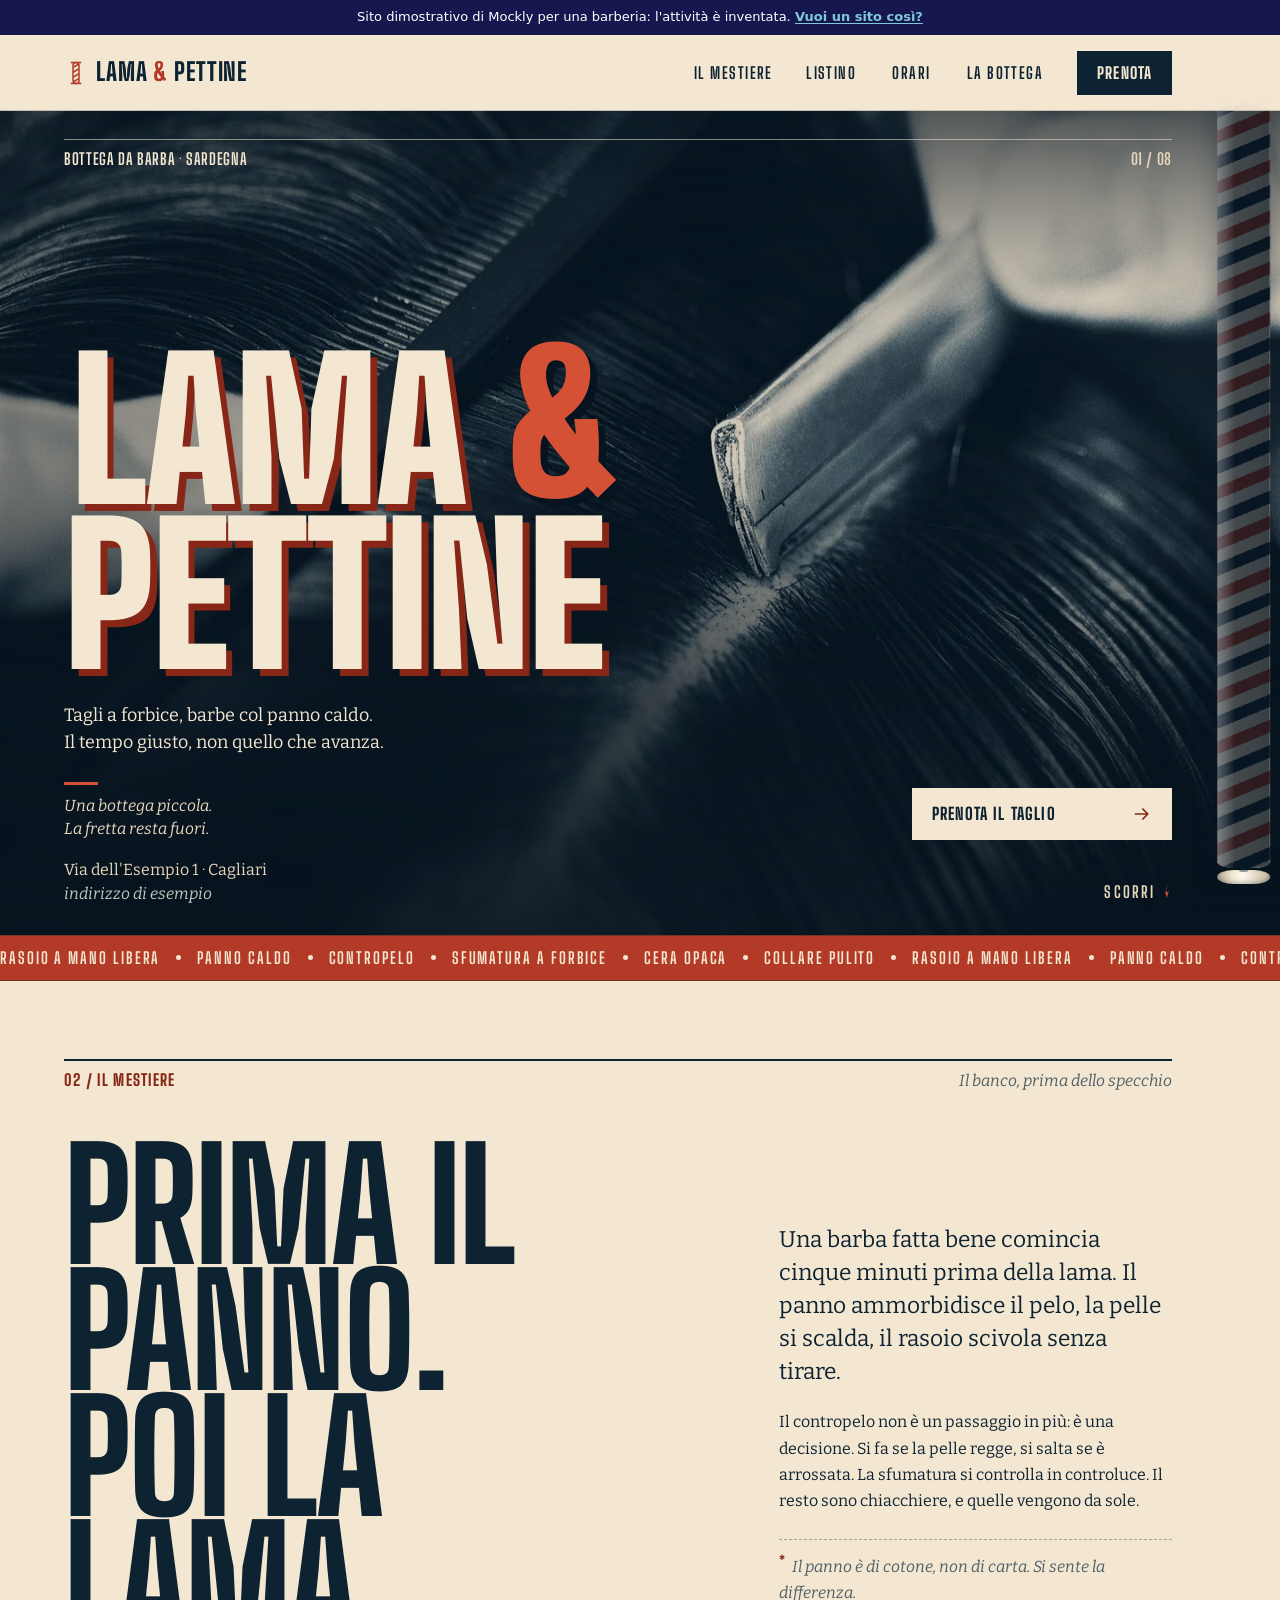
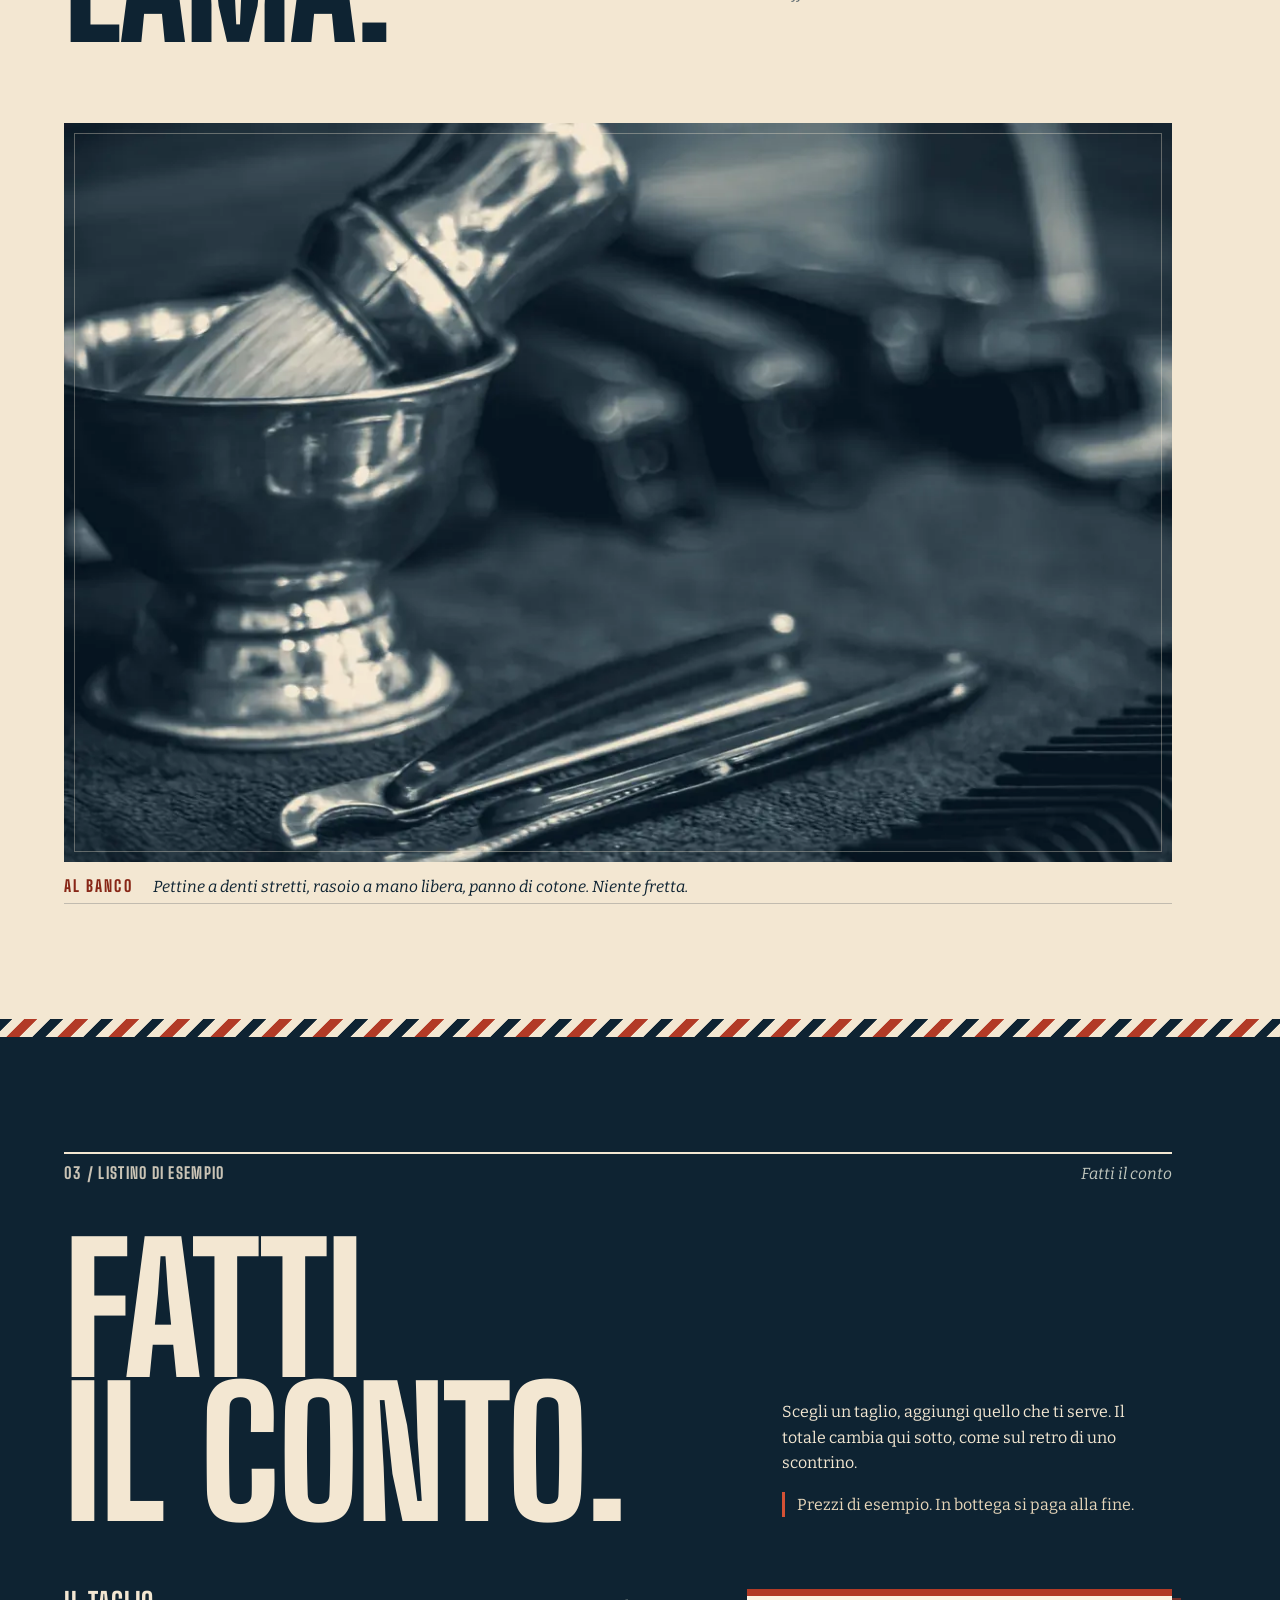
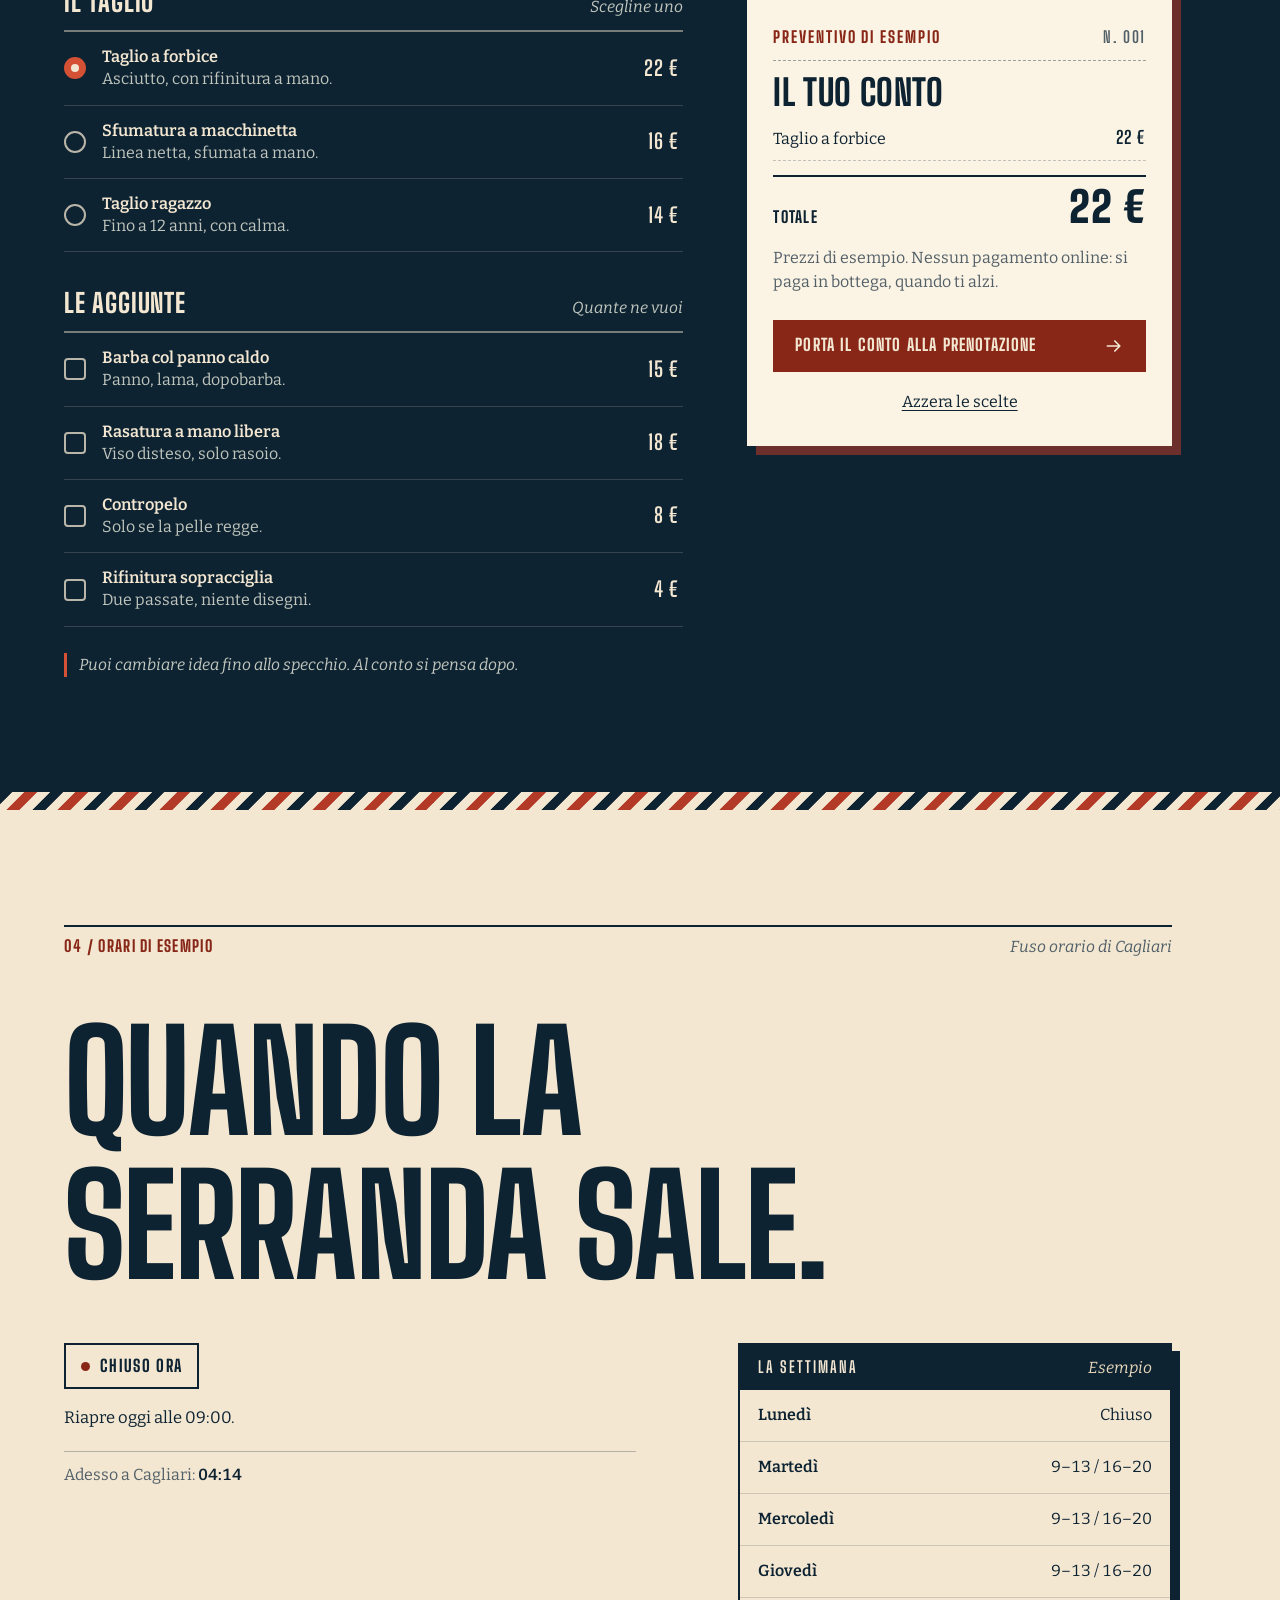
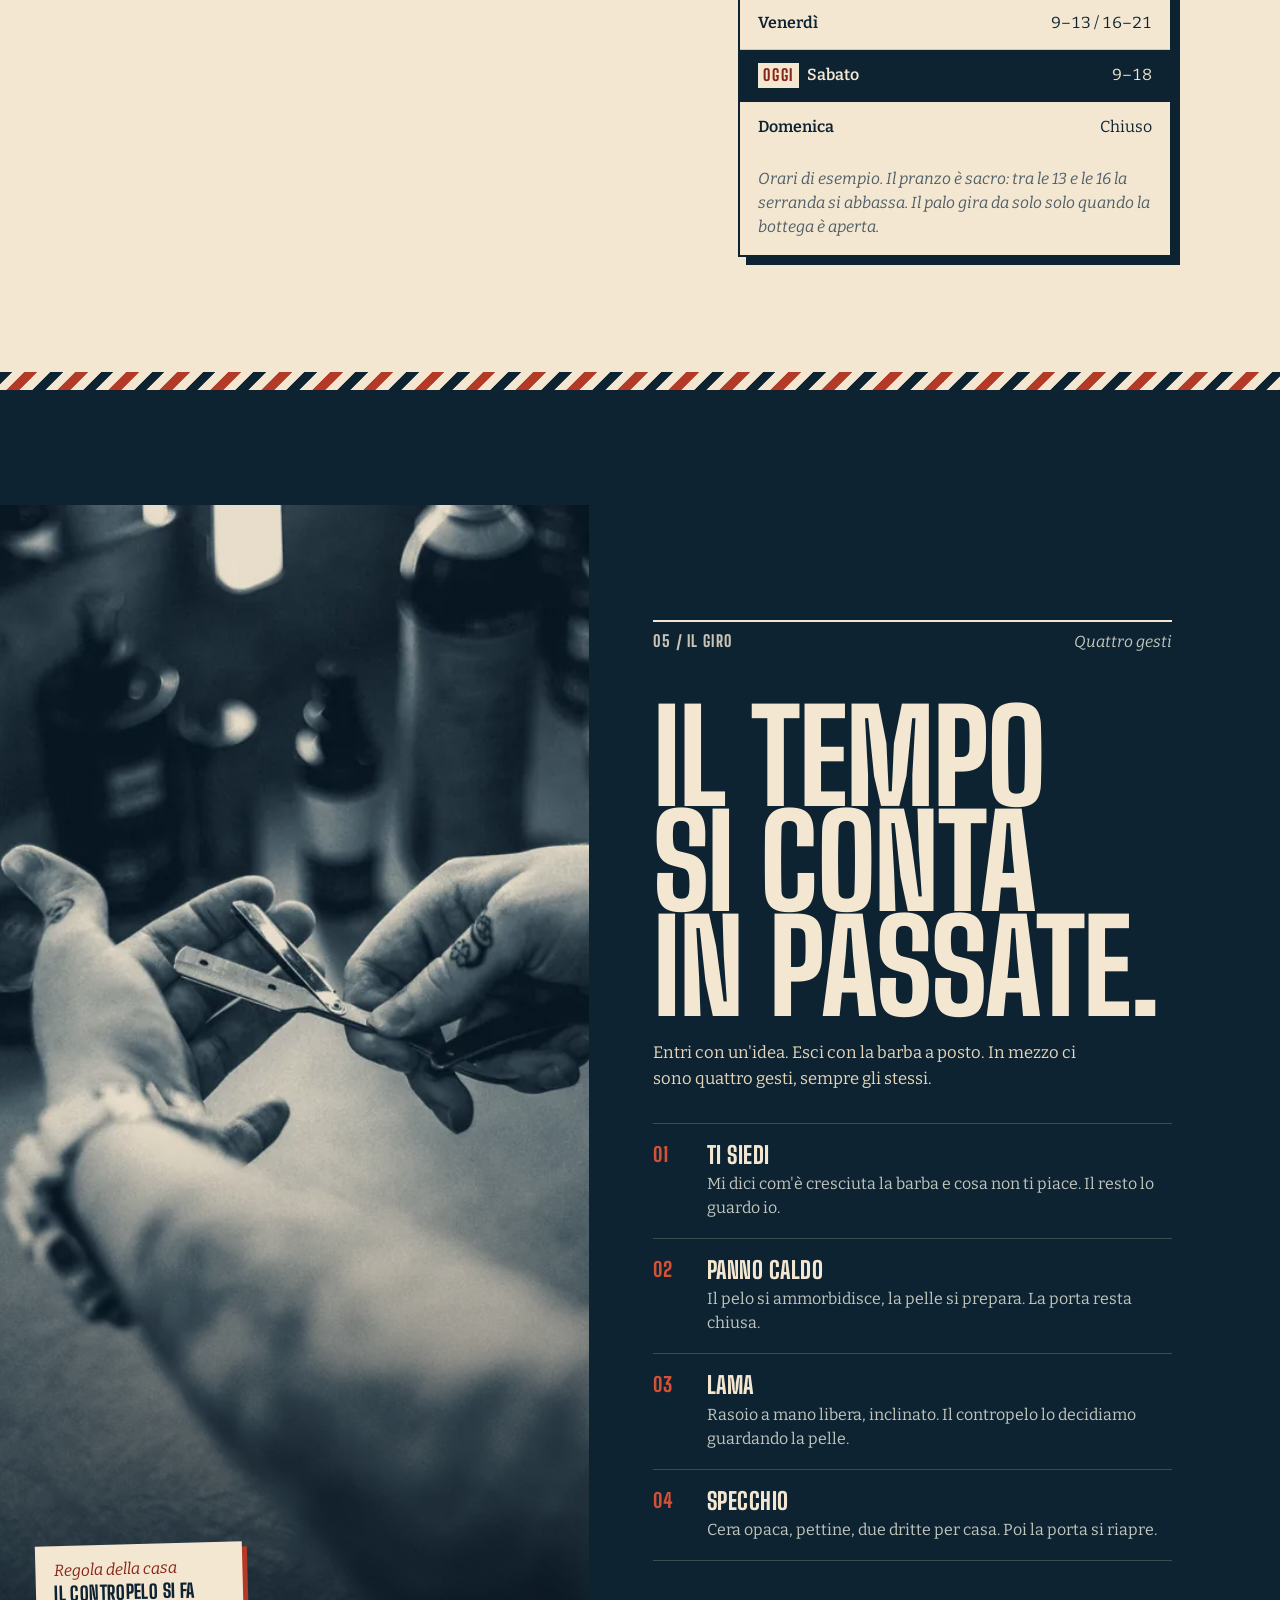
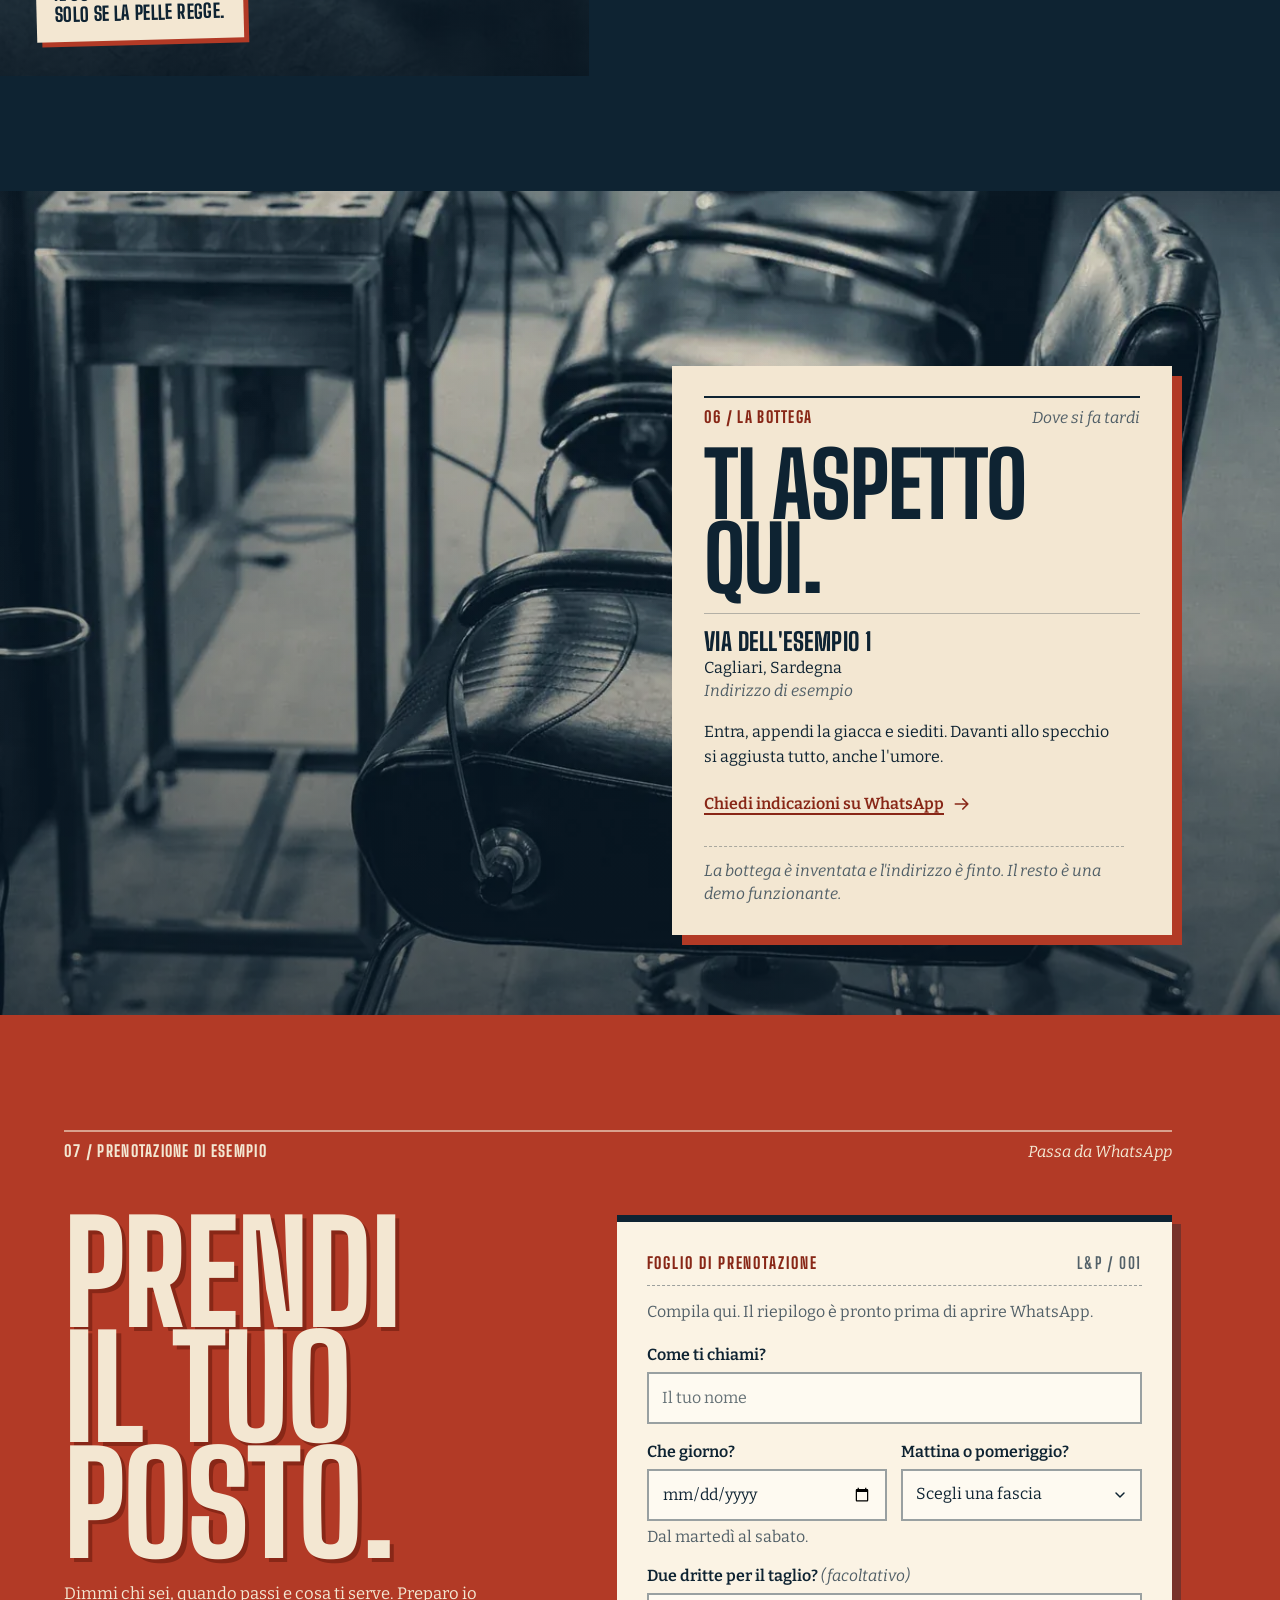
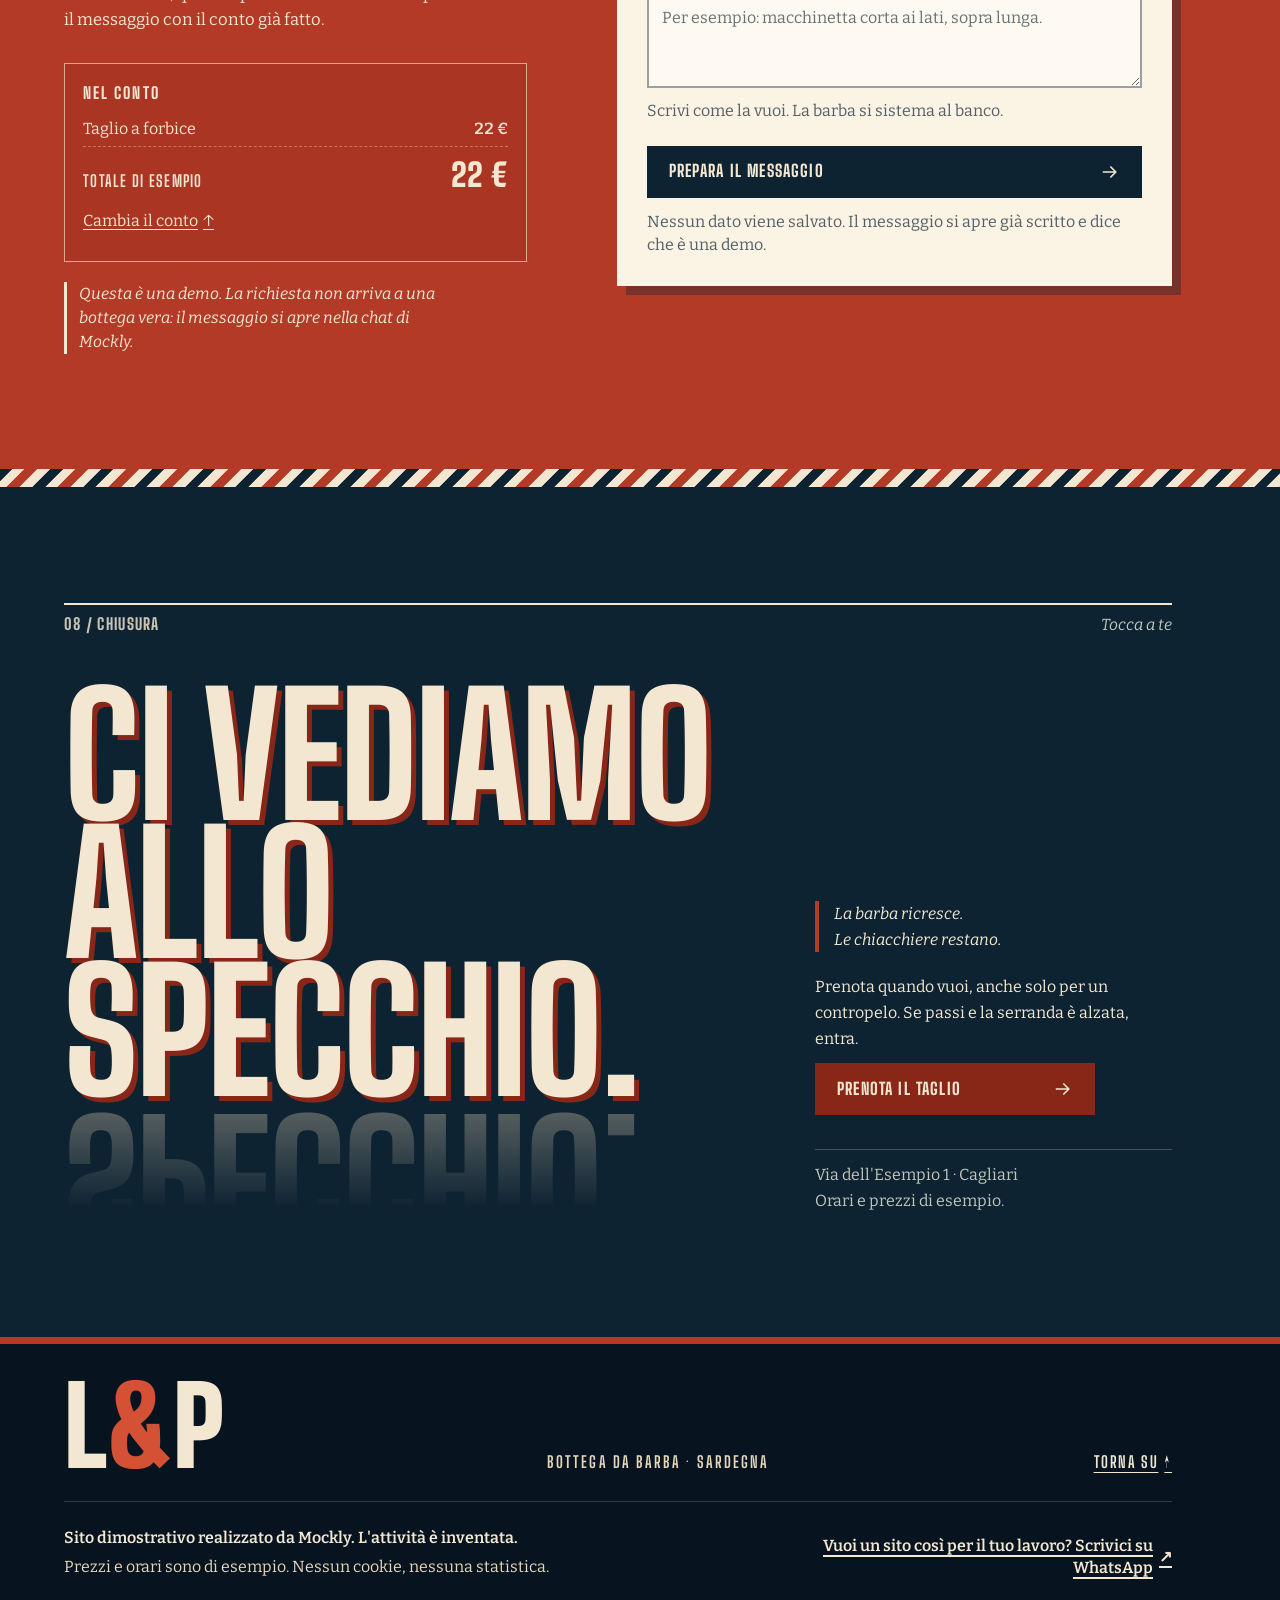
<file: index.html>
<!doctype html>
<html lang="it">
<head>
  <meta charset="utf-8">
  <meta name="viewport" content="width=device-width, initial-scale=1">
  <title>Lama &amp; Pettine — Bottega da barba in Sardegna (demo)</title>
  <meta name="description" content="Demo di sito per Lama &amp; Pettine, bottega da barba in Sardegna. Tagli, barba col panno caldo, listino, orari e prenotazione su WhatsApp. Attività, prezzi e orari sono inventati.">
  <meta name="theme-color" content="#0e2332">
  <meta name="color-scheme" content="light">

  <meta property="og:type" content="website">
  <meta property="og:locale" content="it_IT">
  <meta property="og:url" content="https://mockly-website.github.io/barber/">
  <meta property="og:site_name" content="Lama &amp; Pettine">
  <meta property="og:title" content="Lama &amp; Pettine — Bottega da barba in Sardegna">
  <meta property="og:description" content="Tagli, barbe col panno caldo e il tempo giusto. Demo di sito per Mockly: attività, prezzi e orari sono inventati.">
  <meta property="og:image" content="https://mockly-website.github.io/barber/assets/img/anteprima-social.jpg">
  <meta property="og:image:width" content="1200">
  <meta property="og:image:height" content="630">
  <meta property="og:image:alt" content="Foto in duotone blu e crema di mani che tagliano i capelli, con la scritta Lama &amp; Pettine.">
  <meta name="twitter:card" content="summary_large_image">
  <meta name="twitter:title" content="Lama &amp; Pettine — Bottega da barba in Sardegna">
  <meta name="twitter:description" content="Demo di sito per una bottega da barba. Attività, prezzi e orari sono inventati.">
  <meta name="twitter:image" content="https://mockly-website.github.io/barber/assets/img/anteprima-social.jpg">

  <link rel="icon" href="assets/icons/favicon.svg" type="image/svg+xml">
  <link rel="apple-touch-icon" href="assets/icons/apple-touch-icon.png">

  <script>document.documentElement.classList.add("js");</script>
  <link rel="preload" href="assets/fonts/big-shoulders-display-700-900.woff2" as="font" type="font/woff2" crossorigin>
  <link rel="preload" href="assets/fonts/bitter-400-600.woff2" as="font" type="font/woff2" crossorigin>
  <link rel="preload" href="assets/img/eroe-960.webp" as="image" imagesrcset="assets/img/eroe-640.webp 640w, assets/img/eroe-960.webp 960w, assets/img/eroe-1440.webp 1440w, assets/img/eroe-1920.webp 1920w" imagesizes="100vw" fetchpriority="high">
  <link rel="stylesheet" href="styles.css">
  <script src="script.js" defer></script>
</head>
<body>
<!-- Striscia Mockly: dice che questo è un sito dimostrativo -->
<div class="mockly-demo-bar" role="note"><p>Sito dimostrativo di Mockly per una barberia: l'attività è inventata. <a href="https://mockly.it/">Vuoi un sito così?</a></p></div>
<script>(function(){var b=document.currentScript.previousElementSibling,h=[];function pad(){var c=getComputedStyle(document.body),t=parseFloat(c.paddingTop)||0;b.style.margin="-"+t+"px -"+(parseFloat(c.paddingRight)||0)+"px "+t+"px -"+(parseFloat(c.paddingLeft)||0)+"px";}function find(){pad();h=[].filter.call(document.body.querySelectorAll("*"),function(e){if(e===b||b.contains(e))return false;if(e.hasAttribute("data-mockly-bar"))return true;var s=getComputedStyle(e);if(s.position!=="fixed"||s.top!=="0px")return false;var r=e.getBoundingClientRect();if(r.height>20&&r.height<innerHeight*.5&&r.width>innerWidth*.5){e.setAttribute("data-mockly-bar","");return true;}return false;});move();}function move(){var t=Math.max(0,b.offsetHeight-scrollY)+"px";h.forEach(function(e){e.style.top=t;});}addEventListener("load",find);addEventListener("resize",find);addEventListener("scroll",move,{passive:true});if(document.readyState!=="loading")find();else document.addEventListener("DOMContentLoaded",find);})();</script>
<style>.mockly-demo-bar{position:relative;z-index:1;margin:0;padding:8px 16px;background:#16174F;color:#fff;font:500 13px/1.45 system-ui,-apple-system,"Segoe UI",Roboto,sans-serif;text-align:center;letter-spacing:0}.mockly-demo-bar p{margin:0;color:inherit;font:inherit}.mockly-demo-bar a{color:#7FC8D8;font-weight:600;text-decoration:underline;text-underline-offset:2px}.mockly-demo-bar a:focus-visible{outline:2px solid #7FC8D8;outline-offset:2px}</style>
  <a class="skip-link" href="#contenuto">Vai al contenuto</a>

  <div class="pole-progress" aria-hidden="true">
    <span class="pole-cap pole-cap--top"></span>
    <span class="pole-tube">
      <span class="pole-stripes"></span>
      <span class="pole-shade"></span>
      <span class="pole-gloss"></span>
    </span>
    <span class="pole-cap pole-cap--bottom"></span>
  </div>

  <header class="site-header">
    <div class="header-inner">
      <a class="brand" href="#top" aria-label="Lama e Pettine, torna all'inizio">
        <span class="brand-mark" aria-hidden="true">
          <svg viewBox="0 0 32 32" focusable="false">
            <rect x="12" y="2" width="8" height="28" rx="4" fill="none" stroke="currentColor" stroke-width="2"/>
            <path d="M12.5 8.5 19.5 4M12.5 15 19.5 10.5M12.5 21.5 19.5 17M12.5 28 19.5 23.5" fill="none" stroke="currentColor" stroke-width="2"/>
            <path d="M9 2h14M9 30h14" fill="none" stroke="currentColor" stroke-width="2"/>
          </svg>
        </span>
        <span class="brand-name">Lama <span class="brand-amp">&amp;</span> Pettine</span>
      </a>

      <nav class="desktop-nav" aria-label="Navigazione principale">
        <a href="#mestiere">Il mestiere</a>
        <a href="#listino">Listino</a>
        <a href="#orari">Orari</a>
        <a href="#bottega">La bottega</a>
      </nav>

      <a class="button button--header" href="#prenota">Prenota</a>

      <button class="menu-open" type="button" aria-expanded="false" aria-controls="menu" aria-haspopup="dialog">
        <span>Menù</span>
        <span class="menu-open-bars" aria-hidden="true"><i></i><i></i></span>
      </button>
    </div>
  </header>

  <dialog class="menu-dialog" id="menu" aria-labelledby="menu-title">
    <div class="menu-panel">
      <div class="menu-top">
        <p class="poster-label" id="menu-title">Dove andiamo</p>
        <button class="menu-close" type="button" aria-label="Chiudi il menù">
          <span aria-hidden="true"></span>
          <span aria-hidden="true"></span>
        </button>
      </div>

      <nav class="menu-nav" aria-label="Menù del sito">
        <a href="#mestiere"><span>02</span>Il mestiere<svg aria-hidden="true" viewBox="0 0 24 24"><path d="M4 12h15M13 6l6 6-6 6"/></svg></a>
        <a href="#listino"><span>03</span>Listino<svg aria-hidden="true" viewBox="0 0 24 24"><path d="M4 12h15M13 6l6 6-6 6"/></svg></a>
        <a href="#orari"><span>04</span>Orari<svg aria-hidden="true" viewBox="0 0 24 24"><path d="M4 12h15M13 6l6 6-6 6"/></svg></a>
        <a href="#rito"><span>05</span>Il giro<svg aria-hidden="true" viewBox="0 0 24 24"><path d="M4 12h15M13 6l6 6-6 6"/></svg></a>
        <a href="#bottega"><span>06</span>La bottega<svg aria-hidden="true" viewBox="0 0 24 24"><path d="M4 12h15M13 6l6 6-6 6"/></svg></a>
        <a href="#prenota"><span>07</span>Prenota<svg aria-hidden="true" viewBox="0 0 24 24"><path d="M4 12h15M13 6l6 6-6 6"/></svg></a>
      </nav>

      <div class="menu-foot">
        <p>Via dell'Esempio 1<br>Cagliari, Sardegna</p>
        <p class="menu-foot-note">Indirizzo e orari sono di esempio.</p>
        <a class="text-link" href="#prenota">Prenota il taglio <span aria-hidden="true">→</span></a>
      </div>
    </div>
  </dialog>

  <main id="contenuto">
    <section class="hero" id="top" aria-labelledby="hero-title">
      <div class="hero-media" aria-hidden="true">
        <img src="assets/img/eroe-960.webp"
             srcset="assets/img/eroe-640.webp 640w, assets/img/eroe-960.webp 960w, assets/img/eroe-1440.webp 1440w, assets/img/eroe-1920.webp 1920w"
             sizes="100vw" width="1920" height="2400" alt="" fetchpriority="high" decoding="async">
      </div>
      <div class="hero-shade" aria-hidden="true"></div>

      <div class="hero-inner">
        <div class="hero-top">
          <p class="hero-kicker">Bottega da barba · Sardegna</p>
          <p class="hero-issue">01 / 08</p>
        </div>

        <div class="hero-main">
          <h1 class="hero-title" id="hero-title">
            <span class="hero-line">Lama <span class="hero-amp">&amp;</span></span>
            <span class="hero-line">Pettine</span>
          </h1>
          <p class="hero-deck">Tagli a forbice, barbe col panno caldo.<br>Il tempo giusto, non quello che avanza.</p>
        </div>

        <div class="hero-bottom">
          <p class="hero-note"><span class="hero-note-rule" aria-hidden="true"></span>Una bottega piccola.<br>La fretta resta fuori.</p>
          <a class="button button--hero" href="#prenota">Prenota il taglio <svg aria-hidden="true" viewBox="0 0 24 24"><path d="M4 12h15M13 6l6 6-6 6"/></svg></a>
        </div>

        <div class="hero-foot">
          <p class="hero-address">Via dell'Esempio 1 · Cagliari<br><span>indirizzo di esempio</span></p>
          <p class="hero-scroll" aria-hidden="true">Scorri <span>↓</span></p>
        </div>
      </div>
    </section>

    <section class="manifesto poster" id="mestiere" aria-labelledby="mestiere-title">
      <div class="ticker" aria-hidden="true">
        <div class="ticker-track">
          <span>Rasoio a mano libera</span><i></i>
          <span>Panno caldo</span><i></i>
          <span>Contropelo</span><i></i>
          <span>Sfumatura a forbice</span><i></i>
          <span>Cera opaca</span><i></i>
          <span>Collare pulito</span><i></i>
          <span>Rasoio a mano libera</span><i></i>
          <span>Panno caldo</span><i></i>
          <span>Contropelo</span><i></i>
          <span>Sfumatura a forbice</span><i></i>
          <span>Cera opaca</span><i></i>
          <span>Collare pulito</span><i></i>
        </div>
      </div>

      <div class="section-inner">
        <header class="poster-head reveal">
          <p class="poster-label">02 / Il mestiere</p>
          <p class="poster-side">Il banco, prima dello specchio</p>
        </header>

        <div class="manifesto-grid">
          <h2 class="display display--manifesto reveal" id="mestiere-title" data-reveal>Prima il panno.<br>Poi la lama.</h2>

          <div class="manifesto-copy">
            <p class="lead reveal" data-reveal>Una barba fatta bene comincia cinque minuti prima della lama. Il panno ammorbidisce il pelo, la pelle si scalda, il rasoio scivola senza tirare.</p>
            <p class="reveal" data-reveal>Il contropelo non è un passaggio in più: è una decisione. Si fa se la pelle regge, si salta se è arrossata. La sfumatura si controlla in controluce. Il resto sono chiacchiere, e quelle vengono da sole.</p>
            <p class="marginal-note reveal" data-reveal><span aria-hidden="true">*</span> Il panno è di cotone, non di carta. Si sente la differenza.</p>
          </div>
        </div>

        <figure class="banco reveal" data-reveal>
          <div class="banco-media">
            <img src="assets/img/banco-900.webp"
                 srcset="assets/img/banco-480.webp 480w, assets/img/banco-900.webp 900w, assets/img/banco-1140.webp 1140w"
                 sizes="(min-width: 900px) 92vw, 100vw" width="1140" height="760"
                 alt="Rasoio a mano libera, pettini e pennello da barba appoggiati su un panno scuro." loading="lazy" decoding="async">
          </div>
          <figcaption>
            <span class="fig-label">Al banco</span>
            <span>Pettine a denti stretti, rasoio a mano libera, panno di cotone. Niente fretta.</span>
          </figcaption>
        </figure>
      </div>
    </section>

    <div class="stripe-band" aria-hidden="true"><span></span></div>

    <section class="listino poster poster--dark" id="listino" aria-labelledby="listino-title">
      <div class="section-inner">
        <header class="poster-head reveal">
          <p class="poster-label">03 / Listino di esempio</p>
          <p class="poster-side">Fatti il conto</p>
        </header>

        <div class="listino-intro">
          <h2 class="display display--listino reveal" id="listino-title" data-reveal>Fatti<br>il conto.</h2>
          <div class="listino-lead reveal" data-reveal>
            <p>Scegli un taglio, aggiungi quello che ti serve. Il totale cambia qui sotto, come sul retro di uno scontrino.</p>
            <p class="note">Prezzi di esempio. In bottega si paga alla fine.</p>
          </div>
        </div>

        <div class="configurator">
          <form class="services" id="servizi" aria-label="Componi il tuo conto">
            <fieldset class="service-group reveal" data-reveal>
              <legend>Il taglio <span>Scegline uno</span></legend>

              <label class="service-row">
                <input type="radio" name="taglio" value="forbice" data-name="Taglio a forbice" data-price="22" checked>
                <span class="service-mark" aria-hidden="true"></span>
                <span class="service-copy">
                  <span class="service-name">Taglio a forbice</span>
                  <span class="service-desc">Asciutto, con rifinitura a mano.</span>
                </span>
                <span class="service-price">22 €</span>
              </label>

              <label class="service-row">
                <input type="radio" name="taglio" value="macchinetta" data-name="Sfumatura a macchinetta" data-price="16">
                <span class="service-mark" aria-hidden="true"></span>
                <span class="service-copy">
                  <span class="service-name">Sfumatura a macchinetta</span>
                  <span class="service-desc">Linea netta, sfumata a mano.</span>
                </span>
                <span class="service-price">16 €</span>
              </label>

              <label class="service-row">
                <input type="radio" name="taglio" value="ragazzo" data-name="Taglio ragazzo" data-price="14">
                <span class="service-mark" aria-hidden="true"></span>
                <span class="service-copy">
                  <span class="service-name">Taglio ragazzo</span>
                  <span class="service-desc">Fino a 12 anni, con calma.</span>
                </span>
                <span class="service-price">14 €</span>
              </label>
            </fieldset>

            <fieldset class="service-group reveal" data-reveal>
              <legend>Le aggiunte <span>Quante ne vuoi</span></legend>

              <label class="service-row">
                <input type="checkbox" name="extra" value="barba" data-name="Barba col panno caldo" data-price="15">
                <span class="service-mark" aria-hidden="true"></span>
                <span class="service-copy">
                  <span class="service-name">Barba col panno caldo</span>
                  <span class="service-desc">Panno, lama, dopobarba.</span>
                </span>
                <span class="service-price">15 €</span>
              </label>

              <label class="service-row">
                <input type="checkbox" name="extra" value="rasatura" data-name="Rasatura a mano libera" data-price="18">
                <span class="service-mark" aria-hidden="true"></span>
                <span class="service-copy">
                  <span class="service-name">Rasatura a mano libera</span>
                  <span class="service-desc">Viso disteso, solo rasoio.</span>
                </span>
                <span class="service-price">18 €</span>
              </label>

              <label class="service-row">
                <input type="checkbox" name="extra" value="contropelo" data-name="Contropelo" data-price="8">
                <span class="service-mark" aria-hidden="true"></span>
                <span class="service-copy">
                  <span class="service-name">Contropelo</span>
                  <span class="service-desc">Solo se la pelle regge.</span>
                </span>
                <span class="service-price">8 €</span>
              </label>

              <label class="service-row">
                <input type="checkbox" name="extra" value="sopracciglia" data-name="Rifinitura sopracciglia" data-price="4">
                <span class="service-mark" aria-hidden="true"></span>
                <span class="service-copy">
                  <span class="service-name">Rifinitura sopracciglia</span>
                  <span class="service-desc">Due passate, niente disegni.</span>
                </span>
                <span class="service-price">4 €</span>
              </label>
            </fieldset>

            <p class="services-hint reveal" data-reveal>Puoi cambiare idea fino allo specchio. Al conto si pensa dopo.</p>
          </form>

          <aside class="receipt reveal" data-reveal aria-labelledby="receipt-title">
            <div class="receipt-head">
              <p class="receipt-kicker">Preventivo di esempio</p>
              <p class="receipt-number">N. 001</p>
            </div>
            <h3 class="receipt-title" id="receipt-title">Il tuo conto</h3>

            <div class="receipt-lines" id="receipt-lines" aria-live="polite">
              <div class="receipt-line">
                <span>Taglio a forbice</span>
                <span>22 €</span>
              </div>
            </div>

            <p class="receipt-empty" id="receipt-empty" hidden>Il bancone è vuoto. Scegli un taglio per cominciare.</p>

            <div class="receipt-total" aria-live="polite">
              <span>Totale</span>
              <strong id="totale">22 €</strong>
            </div>

            <p class="receipt-note">Prezzi di esempio. Nessun pagamento online: si paga in bottega, quando ti alzi.</p>

            <a class="button button--receipt" href="#prenota" id="porta-conto">Porta il conto alla prenotazione <svg aria-hidden="true" viewBox="0 0 24 24"><path d="M4 12h15M13 6l6 6-6 6"/></svg></a>
            <button class="reset-button" type="button" id="azzera-conto">Azzera le scelte</button>
          </aside>
        </div>
      </div>
    </section>

    <div class="stripe-band" aria-hidden="true"><span></span></div>

    <section class="orari poster poster--cream" id="orari" aria-labelledby="orari-title">
      <div class="section-inner">
        <header class="poster-head reveal">
          <p class="poster-label">04 / Orari di esempio</p>
          <p class="poster-side">Fuso orario di Cagliari</p>
        </header>

        <h2 class="display display--orari reveal" id="orari-title" data-reveal>Quando la<br>serranda sale.</h2>

        <div class="orari-grid">
          <div class="orari-intro">
            <p class="orari-state reveal" id="orari-state" data-state="closed" data-reveal>
              <span class="state-dot" aria-hidden="true"></span>
              <span id="stato-parola">Orario di esempio</span>
            </p>
            <p class="orari-next reveal" id="prossima-apertura" data-reveal>Aperto dal martedì al sabato.<br>Domenica e lunedì la bottega è chiusa.</p>
            <p class="orari-clock reveal" data-reveal>Adesso a Cagliari: <time id="ora-cagliari">--:--</time></p>
          </div>

          <div class="orari-card reveal" data-reveal>
            <div class="orari-card-head">
              <p>La settimana</p>
              <p>Esempio</p>
            </div>
            <ul class="orari-list" id="orari-list">
              <li data-day="1"><span class="day"><span class="today-flag">Oggi</span>Lunedì</span><span class="hours">Chiuso</span></li>
              <li data-day="2"><span class="day"><span class="today-flag">Oggi</span>Martedì</span><span class="hours">9–13 <span aria-hidden="true">/</span> 16–20</span></li>
              <li data-day="3"><span class="day"><span class="today-flag">Oggi</span>Mercoledì</span><span class="hours">9–13 <span aria-hidden="true">/</span> 16–20</span></li>
              <li data-day="4"><span class="day"><span class="today-flag">Oggi</span>Giovedì</span><span class="hours">9–13 <span aria-hidden="true">/</span> 16–20</span></li>
              <li data-day="5"><span class="day"><span class="today-flag">Oggi</span>Venerdì</span><span class="hours">9–13 <span aria-hidden="true">/</span> 16–21</span></li>
              <li data-day="6"><span class="day"><span class="today-flag">Oggi</span>Sabato</span><span class="hours">9–18</span></li>
              <li data-day="0"><span class="day"><span class="today-flag">Oggi</span>Domenica</span><span class="hours">Chiuso</span></li>
            </ul>
            <p class="orari-note">Orari di esempio. Il pranzo è sacro: tra le 13 e le 16 la serranda si abbassa. Il palo gira da solo solo quando la bottega è aperta.</p>
          </div>
        </div>
      </div>
    </section>

    <div class="stripe-band" aria-hidden="true"><span></span></div>

    <section class="rito poster poster--dark" id="rito" aria-labelledby="rito-title">
      <div class="rito-media">
        <img src="assets/img/mano-libera-800.webp"
             srcset="assets/img/mano-libera-480.webp 480w, assets/img/mano-libera-800.webp 800w, assets/img/mano-libera-1200.webp 1200w"
             sizes="(min-width: 900px) 46vw, 100vw" width="1200" height="1500"
             alt="Le mani del barbiere aprono un rasoio a mano libera davanti allo specchio." loading="lazy" decoding="async">
        <p class="rito-stamp"><span>Regola della casa</span>Il contropelo si fa<br>solo se la pelle regge.</p>
      </div>

      <div class="rito-copy">
        <header class="poster-head reveal">
          <p class="poster-label">05 / Il giro</p>
          <p class="poster-side">Quattro gesti</p>
        </header>
        <h2 class="display display--rito reveal" id="rito-title" data-reveal>Il tempo<br>si conta<br>in passate.</h2>
        <p class="rito-lead reveal" data-reveal>Entri con un'idea. Esci con la barba a posto. In mezzo ci sono quattro gesti, sempre gli stessi.</p>

        <ol class="rito-steps">
          <li class="reveal" data-reveal>
            <span class="step-num">01</span>
            <div>
              <h3>Ti siedi</h3>
              <p>Mi dici com'è cresciuta la barba e cosa non ti piace. Il resto lo guardo io.</p>
            </div>
          </li>
          <li class="reveal" data-reveal>
            <span class="step-num">02</span>
            <div>
              <h3>Panno caldo</h3>
              <p>Il pelo si ammorbidisce, la pelle si prepara. La porta resta chiusa.</p>
            </div>
          </li>
          <li class="reveal" data-reveal>
            <span class="step-num">03</span>
            <div>
              <h3>Lama</h3>
              <p>Rasoio a mano libera, inclinato. Il contropelo lo decidiamo guardando la pelle.</p>
            </div>
          </li>
          <li class="reveal" data-reveal>
            <span class="step-num">04</span>
            <div>
              <h3>Specchio</h3>
              <p>Cera opaca, pettine, due dritte per casa. Poi la porta si riapre.</p>
            </div>
          </li>
        </ol>
      </div>
    </section>

    <section class="bottega" id="bottega" aria-labelledby="bottega-title">
      <div class="bottega-media">
        <img src="assets/img/bottega-960.webp"
             srcset="assets/img/bottega-640.webp 640w, assets/img/bottega-960.webp 960w, assets/img/bottega-1200.webp 1200w"
             sizes="100vw" width="1200" height="1500"
             alt="Poltrone da barbiere allineate davanti agli specchi in una bottega." loading="lazy" decoding="async">
      </div>
      <div class="bottega-card reveal" data-reveal>
        <header class="poster-head">
          <p class="poster-label">06 / La bottega</p>
          <p class="poster-side">Dove si fa tardi</p>
        </header>
        <h2 class="display display--bottega" id="bottega-title">Ti aspetto<br>qui.</h2>
        <address>
          <span class="address-big">Via dell'Esempio 1</span>
          <span>Cagliari, Sardegna</span>
          <span class="address-note">Indirizzo di esempio</span>
        </address>
        <p>Entra, appendi la giacca e siediti. Davanti allo specchio si aggiusta tutto, anche l'umore.</p>
        <a class="text-link text-link--external" href="https://wa.me/393517578080?text=Ciao%20Mockly%2C%20ho%20visto%20la%20demo%20di%20Lama%20%26%20Pettine.%20Mi%20dai%20due%20indicazioni%20su%20come%20arrivare%3F" target="_blank" rel="noopener noreferrer">Chiedi indicazioni su WhatsApp <svg aria-hidden="true" viewBox="0 0 24 24"><path d="M4 12h15M13 6l6 6-6 6"/></svg><span class="sr-only"> (si apre in una nuova scheda)</span></a>
        <p class="bottega-micro">La bottega è inventata e l'indirizzo è finto. Il resto è una demo funzionante.</p>
      </div>
    </section>

    <section class="prenota poster poster--red" id="prenota" aria-labelledby="prenota-title">
      <div class="section-inner">
        <header class="poster-head reveal">
          <p class="poster-label">07 / Prenotazione di esempio</p>
          <p class="poster-side">Passa da WhatsApp</p>
        </header>

        <div class="prenota-grid">
          <div class="prenota-intro">
            <h2 class="display display--prenota reveal" id="prenota-title" data-reveal>Prendi<br>il tuo posto.</h2>
            <p class="prenota-lead reveal" data-reveal>Dimmi chi sei, quando passi e cosa ti serve. Preparo io il messaggio con il conto già fatto.</p>

            <div class="booking-summary reveal" data-reveal>
              <p class="summary-label">Nel conto</p>
              <div id="riepilogo-scelte" aria-live="polite">
                <p class="summary-line"><span>Taglio a forbice</span><span>22 €</span></p>
              </div>
              <p class="summary-total"><span>Totale di esempio</span><strong id="riepilogo-totale">22 €</strong></p>
              <a href="#listino" class="summary-edit">Cambia il conto <span aria-hidden="true">↑</span></a>
            </div>

            <p class="prenota-demo reveal" data-reveal>Questa è una demo. La richiesta non arriva a una bottega vera: il messaggio si apre nella chat di Mockly.</p>
          </div>

          <form class="booking-form reveal" data-reveal id="form-prenota" novalidate>
            <div class="booking-form-head">
              <p class="form-kicker">Foglio di prenotazione</p>
              <p class="form-number">L&amp;P / 001</p>
            </div>

            <p class="form-intro">Compila qui. Il riepilogo è pronto prima di aprire WhatsApp.</p>

            <div class="field" id="campo-nome">
              <label for="nome">Come ti chiami?</label>
              <input id="nome" name="nome" type="text" autocomplete="name" placeholder="Il tuo nome" maxlength="60" required aria-describedby="errore-nome">
              <p class="field-error" id="errore-nome"></p>
            </div>

            <div class="form-pair">
              <div class="field" id="campo-data">
                <label for="giorno">Che giorno?</label>
                <input id="giorno" name="giorno" type="date" required aria-describedby="aiuto-data errore-data">
                <p class="field-help" id="aiuto-data">Dal martedì al sabato.</p>
                <p class="field-error" id="errore-data"></p>
              </div>

              <div class="field field--select" id="campo-fascia">
                <label for="fascia">Mattina o pomeriggio?</label>
                <select id="fascia" name="fascia" required aria-describedby="errore-fascia">
                  <option value="">Scegli una fascia</option>
                  <option value="Mattina">Mattina</option>
                  <option value="Pomeriggio">Pomeriggio</option>
                </select>
                <p class="field-error" id="errore-fascia"></p>
              </div>
            </div>

            <div class="field">
              <label for="note">Due dritte per il taglio? <span>(facoltativo)</span></label>
              <textarea id="note" name="note" rows="3" maxlength="280" placeholder="Per esempio: macchinetta corta ai lati, sopra lunga." aria-describedby="aiuto-note"></textarea>
              <p class="field-help" id="aiuto-note">Scrivi come la vuoi. La barba si sistema al banco.</p>
            </div>

            <p class="services-error" id="errore-servizi" aria-live="polite"></p>

            <button class="button button--submit" id="invia-prenotazione" type="submit">
              <span class="button-label">Prepara il messaggio</span>
              <span class="spinner" aria-hidden="true"></span>
              <svg class="button-arrow" aria-hidden="true" viewBox="0 0 24 24"><path d="M4 12h15M13 6l6 6-6 6"/></svg>
            </button>

            <p class="form-privacy">Nessun dato viene salvato. Il messaggio si apre già scritto e dice che è una demo.</p>

            <div class="form-result" id="risultato" tabindex="-1" hidden>
              <p class="form-kicker">Riepilogo pronto</p>
              <h3>Questo è il messaggio.</h3>
              <p class="result-copy" id="testo-riepilogo"></p>
              <a class="button button--whatsapp" id="apri-whatsapp" href="https://wa.me/393517578080" target="_blank" rel="noopener noreferrer">Apri WhatsApp <svg aria-hidden="true" viewBox="0 0 24 24"><path d="M4 12h15M13 6l6 6-6 6"/></svg><span class="sr-only"> (si apre in una nuova scheda)</span></a>
              <p class="result-note">Se WhatsApp non si apre, controlla che sia installato o usa WhatsApp Web. Questa demo non invia nulla da sola.</p>
            </div>
          </form>
        </div>
      </div>
    </section>

    <div class="stripe-band" aria-hidden="true"><span></span></div>

    <section class="chiusura poster poster--dark" id="chiusura" aria-labelledby="chiusura-title">
      <div class="section-inner">
        <header class="poster-head reveal">
          <p class="poster-label">08 / Chiusura</p>
          <p class="poster-side">Tocca a te</p>
        </header>

        <div class="chiusura-grid">
          <h2 class="display display--chiusura reveal" id="chiusura-title" data-reveal>Ci vediamo<br>allo <span class="specchio">specchio.<span class="specchio-riflesso" aria-hidden="true">specchio.</span></span></h2>
          <div class="chiusura-copy reveal" data-reveal>
            <p class="chiusura-quote">La barba ricresce.<br>Le chiacchiere restano.</p>
            <p>Prenota quando vuoi, anche solo per un contropelo. Se passi e la serranda è alzata, entra.</p>
            <a class="button button--final" href="#prenota">Prenota il taglio <svg aria-hidden="true" viewBox="0 0 24 24"><path d="M4 12h15M13 6l6 6-6 6"/></svg></a>
            <p class="chiusura-small">Via dell'Esempio 1 · Cagliari<br>Orari e prezzi di esempio.</p>
          </div>
        </div>
      </div>
    </section>
  </main>

  <footer class="site-footer">
    <div class="footer-inner">
      <div class="footer-top">
        <p class="footer-mark" aria-hidden="true">L<span>&amp;</span>P</p>
        <p class="footer-kicker">Bottega da barba · Sardegna</p>
        <a class="footer-top-link" href="#top">Torna su <span aria-hidden="true">↑</span></a>
      </div>

      <div class="footer-bottom">
        <div class="footer-legal">
          <p>Sito dimostrativo realizzato da Mockly. L'attività è inventata.</p>
          <p>Prezzi e orari sono di esempio. Nessun cookie, nessuna statistica.</p>
        </div>
        <p class="footer-invite"><a href="https://wa.me/393517578080?text=Ciao%20Mockly%2C%20ho%20visto%20la%20demo%20di%20Lama%20%26%20Pettine.%20Vorrei%20un%20sito%20cos%C3%AC%20per%20il%20mio%20lavoro." target="_blank" rel="noopener noreferrer">Vuoi un sito così per il tuo lavoro? Scrivici su WhatsApp <span aria-hidden="true">↗</span></a></p>
      </div>
    </div>
  </footer>

  <a class="thumb-cta" href="#prenota" aria-label="Prenota il taglio: vai al modulo di prenotazione">
    <span class="thumb-cta-copy"><span>Il tuo conto: <span id="thumb-totale">22 €</span></span><small>Prezzo di esempio</small></span>
    <span class="thumb-cta-action">Prenota <svg aria-hidden="true" viewBox="0 0 24 24"><path d="M4 12h15M13 6l6 6-6 6"/></svg></span>
  </a>

  <noscript>
    <p class="noscript">Senza JavaScript il listino resta leggibile, ma il calcolo del conto e il riepilogo WhatsApp non funzionano. Puoi scrivere direttamente a <a href="https://wa.me/393517578080">Mockly su WhatsApp</a>.</p>
  </noscript>
</body>
</html>
</file>
<file: styles.css>
/* ==========================================================================
   Lama & Pettine — demo Mockly
   Un solo foglio, mobile first. Nessuna dipendenza esterna.
   ========================================================================== */

@font-face {
  font-family: "Big Shoulders Display";
  src: url("assets/fonts/big-shoulders-display-700-900.woff2") format("woff2");
  font-weight: 100 900;
  font-style: normal;
  font-display: swap;
}

@font-face {
  font-family: "Bitter";
  src: url("assets/fonts/bitter-400-600.woff2") format("woff2");
  font-weight: 100 900;
  font-style: normal;
  font-display: swap;
}

@font-face {
  font-family: "Bitter";
  src: url("assets/fonts/bitter-italic-400.woff2") format("woff2");
  font-weight: 400;
  font-style: italic;
  font-display: swap;
}

/* --------------------------------------------------------------------------
   Variabili e base
   -------------------------------------------------------------------------- */

:root {
  --ink: #0e2332;
  --ink-deep: #07141f;
  --cream: #f3e7d2;
  --cream-deep: #e6d6ba;
  --paper: #fbf3e4;
  --red: #b23a26;
  --red-deep: #882717;
  --red-bright: #d45135;
  --muted-cream: #526068;
  --muted-ink: #c0c6bd;

  --display: "Big Shoulders Display", "Arial Narrow", Impact, sans-serif;
  --body: "Bitter", Georgia, "Times New Roman", serif;

  --header-h: 60px;
  --gutter: 20px;
  --gutter-right: 32px;
  --maxw: 1440px;
  --ease: cubic-bezier(0.22, 1, 0.36, 1);
}

@media (min-width: 900px) {
  :root {
    --header-h: 76px;
    --gutter: clamp(36px, 5vw, 80px);
    --gutter-right: calc(var(--gutter) + 44px);
  }
}

*,
*::before,
*::after {
  box-sizing: border-box;
}

html {
  -webkit-text-size-adjust: 100%;
  text-size-adjust: 100%;
  scroll-behavior: smooth;
  background: var(--ink-deep);
}

body {
  margin: 0;
  padding-top: var(--header-h);
  overflow-x: clip;
  background: var(--cream);
  color: var(--ink);
  font-family: var(--body);
  font-size: 1rem;
  font-weight: 400;
  line-height: 1.6;
  -webkit-font-smoothing: antialiased;
  text-rendering: optimizeLegibility;
}

body.menu-aperto {
  overflow: hidden;
}

img,
svg {
  display: block;
  max-width: 100%;
}

img {
  height: auto;
}

h1,
h2,
h3,
p,
figure,
blockquote,
address {
  margin: 0;
}

a {
  color: inherit;
}

button,
input,
select,
textarea {
  font: inherit;
  color: inherit;
}

button {
  cursor: pointer;
}

fieldset {
  min-width: 0;
}

::selection {
  background: var(--red);
  color: var(--cream);
}

:target {
  scroll-margin-top: calc(var(--header-h) + 14px);
}

section[id] {
  scroll-margin-top: calc(var(--header-h) + 14px);
}

.sr-only {
  position: absolute;
  width: 1px;
  height: 1px;
  padding: 0;
  margin: -1px;
  overflow: hidden;
  clip: rect(0, 0, 0, 0);
  white-space: nowrap;
  border: 0;
}

.skip-link {
  position: fixed;
  z-index: 200;
  top: 8px;
  left: 8px;
  padding: 12px 18px;
  min-height: 44px;
  background: var(--cream);
  color: var(--ink);
  border: 2px solid var(--ink);
  font-family: var(--display);
  font-weight: 800;
  letter-spacing: 0.06em;
  text-transform: uppercase;
  text-decoration: none;
  transform: translateY(calc(-100% - 20px));
  transition: transform 0.18s ease;
}

.skip-link:focus {
  transform: translateY(0);
}

:where(a, button, input, select, textarea, [tabindex]:not([tabindex="-1"])):focus-visible {
  outline: 3px solid var(--red-bright);
  outline-offset: 3px;
  box-shadow: 0 0 0 6px var(--cream);
}

.focus-target:focus {
  outline: none !important;
  box-shadow: none !important;
}

.poster--dark :where(a, button, input, select, textarea, [tabindex]):focus-visible,
.rito :where(a, button, input, select, textarea, [tabindex]):focus-visible,
.menu-dialog :where(a, button, input, select, textarea, [tabindex]):focus-visible,
.site-footer :where(a, button):focus-visible {
  box-shadow: 0 0 0 6px var(--ink);
}

/* --------------------------------------------------------------------------
   Palo da barbiere: firma e barra di avanzamento
   -------------------------------------------------------------------------- */

.pole-progress {
  position: fixed;
  z-index: 80;
  top: calc(var(--header-h) + 14px);
  right: 5px;
  bottom: calc(84px + env(safe-area-inset-bottom));
  width: 14px;
  display: flex;
  flex-direction: column;
  pointer-events: none;
  filter: drop-shadow(0 3px 5px rgba(7, 20, 31, 0.35));
  transform-origin: 100% 50%;
  will-change: transform;
}

@media (min-width: 900px) {
  .pole-progress {
    right: 10px;
    bottom: 16px;
    width: 22px;
  }
}

.pole-cap {
  position: relative;
  z-index: 2;
  flex: 0 0 9px;
  border-radius: 5px;
  background:
    linear-gradient(90deg, #b7a98f 0%, var(--cream) 28%, #fffaf0 48%, #c8b89c 100%);
  box-shadow: inset 0 -2px 3px rgba(7, 20, 31, 0.28);
}

@media (min-width: 900px) {
  .pole-cap {
    flex-basis: 14px;
    border-radius: 7px;
  }
}

.pole-cap--top::after,
.pole-cap--bottom::after {
  content: "";
  position: absolute;
  left: 50%;
  width: 4px;
  height: 4px;
  border-radius: 50%;
  background: var(--ink);
  opacity: 0.45;
  transform: translateX(-50%);
}

.pole-cap--top::after {
  bottom: -2px;
}

.pole-cap--bottom::after {
  top: -2px;
}

.pole-tube {
  position: relative;
  flex: 1;
  margin-block: 2px;
  overflow: hidden;
  border-radius: 7px;
  background: var(--cream-deep);
  box-shadow:
    inset 2px 0 6px rgba(7, 20, 31, 0.28),
    inset -2px 0 6px rgba(7, 20, 31, 0.24);
}

.pole-stripes {
  position: absolute;
  inset: -56px 0;
  background: repeating-linear-gradient(
    135deg,
    var(--red) 0 9px,
    var(--cream) 9px 18px,
    var(--ink) 18px 27px,
    var(--cream) 27px 36px
  );
  will-change: transform;
}

.pole-shade {
  position: absolute;
  inset: 0;
  background: rgba(7, 20, 31, 0.74);
  transform-origin: 50% 100%;
  will-change: transform;
}

.pole-gloss {
  position: absolute;
  inset: 0;
  background: linear-gradient(
    90deg,
    rgba(255, 255, 255, 0.32),
    rgba(255, 255, 255, 0) 34%,
    rgba(7, 20, 31, 0.2) 100%
  );
}

/* Le stesse strisce del palo fanno da giunta fra un manifesto e l'altro. */
.stripe-band {
  position: relative;
  z-index: 1;
  height: 14px;
  overflow: hidden;
  background: var(--cream);
}

.stripe-band span {
  position: absolute;
  inset: 0 -56px;
  background: repeating-linear-gradient(
    135deg,
    var(--red) 0 9px,
    var(--cream) 9px 18px,
    var(--ink) 18px 27px,
    var(--cream) 27px 36px
  );
  will-change: transform;
}

/* --------------------------------------------------------------------------
   Intestazione
   -------------------------------------------------------------------------- */

.site-header {
  position: fixed;
  z-index: 90;
  inset: 0 0 auto;
  height: var(--header-h);
  background: rgba(243, 231, 210, 0.97);
  border-bottom: 1px solid rgba(14, 35, 50, 0.2);
  transition: box-shadow 0.25s ease, background-color 0.25s ease;
}

.site-header.is-scrolled {
  background: var(--cream);
  box-shadow: 0 6px 24px rgba(7, 20, 31, 0.14);
}

.header-inner {
  width: 100%;
  max-width: 1600px;
  height: 100%;
  margin-inline: auto;
  padding-inline: var(--gutter) var(--gutter-right);
  display: flex;
  align-items: center;
  gap: 20px;
}

.brand {
  display: inline-flex;
  align-items: center;
  gap: 8px;
  min-height: 44px;
  color: var(--ink);
  text-decoration: none;
}

.brand-mark {
  width: 20px;
  height: 20px;
  flex: none;
  color: var(--red);
}

.brand-mark svg {
  width: 100%;
  height: 100%;
}

.brand-name {
  font-family: var(--display);
  font-size: 1.28rem;
  font-weight: 800;
  line-height: 1;
  letter-spacing: 0.035em;
  text-transform: uppercase;
  white-space: nowrap;
}

.brand-amp {
  color: var(--red);
}

.desktop-nav {
  display: none;
}

.button.button--header {
  display: none;
}

.menu-open {
  display: inline-flex;
  align-items: center;
  justify-content: center;
  gap: 10px;
  margin-left: auto;
  min-width: 88px;
  min-height: 44px;
  padding: 0 12px;
  border: 2px solid var(--ink);
  background: transparent;
  color: var(--ink);
  font-family: var(--display);
  font-size: 1rem;
  font-weight: 800;
  letter-spacing: 0.09em;
  text-transform: uppercase;
  transition: background-color 0.18s ease, color 0.18s ease;
}

.menu-open:hover {
  background: var(--ink);
  color: var(--cream);
}

.menu-open-bars {
  display: grid;
  gap: 4px;
  width: 16px;
}

.menu-open-bars i {
  display: block;
  height: 2px;
  background: currentColor;
}

@media (min-width: 900px) {
  .header-inner {
    gap: 34px;
  }

  .brand-mark {
    width: 24px;
    height: 24px;
  }

  .brand-name {
    font-size: 1.55rem;
  }

  .desktop-nav {
    display: flex;
    align-items: center;
    gap: clamp(20px, 2.6vw, 38px);
    margin-left: auto;
    font-family: var(--display);
    font-size: 1rem;
    font-weight: 700;
    letter-spacing: 0.09em;
    text-transform: uppercase;
  }

  .desktop-nav a {
    position: relative;
    display: inline-flex;
    align-items: center;
    justify-content: center;
    min-width: 44px;
    min-height: 44px;
    text-decoration: none;
  }

  .desktop-nav a::after {
    content: "";
    position: absolute;
    left: 0;
    right: 0;
    bottom: 8px;
    height: 2px;
    background: var(--red);
    transform: scaleX(0);
    transform-origin: left;
    transition: transform 0.22s var(--ease);
  }

  .desktop-nav a:hover::after,
  .desktop-nav a:focus-visible::after {
    transform: scaleX(1);
  }

  .button.button--header {
    display: inline-flex;
    min-height: 44px;
    padding-inline: 18px;
    background: var(--ink);
    color: var(--cream);
    border-color: var(--ink);
    font-size: 1rem;
  }

  .button--header:hover {
    background: var(--red-deep);
    border-color: var(--red-deep);
  }

  .menu-open {
    display: none;
  }
}

/* --------------------------------------------------------------------------
   Bottoni e link
   -------------------------------------------------------------------------- */

.button {
  display: inline-flex;
  align-items: center;
  justify-content: center;
  gap: 12px;
  min-height: 52px;
  padding: 0 20px;
  border: 2px solid transparent;
  border-radius: 0;
  background: transparent;
  color: inherit;
  font-family: var(--display);
  font-size: 1.04rem;
  font-weight: 800;
  line-height: 1;
  letter-spacing: 0.07em;
  text-transform: uppercase;
  text-decoration: none;
  transition:
    transform 0.18s var(--ease),
    background-color 0.18s ease,
    color 0.18s ease,
    border-color 0.18s ease;
}

.button svg,
.text-link svg,
.menu-nav svg {
  width: 20px;
  height: 20px;
  flex: none;
  fill: none;
  stroke: currentColor;
  stroke-width: 2;
  stroke-linecap: round;
  stroke-linejoin: round;
  transition: transform 0.22s var(--ease);
}

.button:hover svg {
  transform: translateX(4px);
}

.button:active {
  transform: translateY(2px);
}

.button:disabled {
  cursor: wait;
}

.button--hero {
  width: 100%;
  justify-content: space-between;
  padding-inline: 18px;
  background: var(--cream);
  border-color: var(--cream);
  color: var(--ink);
}

.button--hero svg {
  color: var(--red-deep);
}

.button--hero:hover {
  background: var(--paper);
  border-color: var(--paper);
}

.button--receipt {
  width: 100%;
  justify-content: space-between;
  margin-top: 4px;
  background: var(--red-deep);
  border-color: var(--red-deep);
  color: var(--cream);
}

.button--receipt:hover {
  background: var(--ink);
  border-color: var(--ink);
}

.button--submit {
  width: 100%;
  justify-content: space-between;
  margin-top: 6px;
  background: var(--ink);
  border-color: var(--ink);
  color: var(--cream);
}

.button--submit:hover {
  background: var(--red-deep);
  border-color: var(--red-deep);
}

.button--submit.is-sending {
  background: var(--ink);
  border-color: var(--ink);
  opacity: 0.86;
}

.button--submit .spinner {
  display: none;
  width: 20px;
  height: 20px;
  flex: none;
  border: 2px solid rgba(243, 231, 210, 0.32);
  border-top-color: var(--cream);
  border-radius: 50%;
  animation: spin 0.7s linear infinite;
}

.button--submit.is-sending .spinner {
  display: block;
}

.button--submit.is-sending .button-arrow {
  display: none;
}

.button--whatsapp {
  width: 100%;
  justify-content: space-between;
  background: var(--cream);
  border-color: var(--cream);
  color: var(--ink);
}

.button--whatsapp:hover {
  background: var(--paper);
  border-color: var(--paper);
}

.button--final {
  width: 100%;
  justify-content: space-between;
  margin: 12px 0 20px;
  background: var(--red-deep);
  border-color: var(--red-deep);
  color: var(--cream);
}

.button--final:hover {
  background: var(--ink);
  border-color: var(--ink);
}

.text-link {
  display: inline-flex;
  align-items: center;
  gap: 8px;
  min-height: 44px;
  color: var(--red-deep);
  font-size: 1rem;
  font-weight: 600;
  text-decoration: underline;
  text-decoration-thickness: 2px;
  text-underline-offset: 4px;
}

.text-link:hover {
  color: var(--ink);
}

.reset-button {
  display: inline-flex;
  align-items: center;
  justify-content: center;
  width: 100%;
  min-height: 44px;
  margin-top: 8px;
  padding: 0;
  border: 0;
  background: transparent;
  color: var(--ink);
  font-size: 1rem;
  text-decoration: underline;
  text-underline-offset: 3px;
}

.reset-button:hover {
  color: var(--red-deep);
}

@keyframes menu-in {
  from {
    transform: translateX(100%);
  }
  to {
    transform: translateX(0);
  }
}

@keyframes spin {
  to {
    transform: rotate(360deg);
  }
}

/* --------------------------------------------------------------------------
   Menu a pannello
   -------------------------------------------------------------------------- */

.menu-dialog {
  position: fixed;
  inset: 0 0 0 auto;
  width: min(460px, 90vw);
  max-width: none;
  height: 100dvh;
  max-height: none;
  margin: 0;
  padding: 0;
  border: 0;
  background: var(--ink);
  color: var(--cream);
  overflow: hidden auto;
  overscroll-behavior: contain;
}

.menu-dialog[open] {
  animation: menu-in 0.34s var(--ease) both;
}

.menu-dialog::backdrop {
  background: rgba(7, 20, 31, 0.68);
  backdrop-filter: blur(3px);
}

.menu-panel {
  display: flex;
  flex-direction: column;
  min-height: 100%;
  padding: 18px 22px calc(26px + env(safe-area-inset-bottom));
  border-left: 1px solid rgba(243, 231, 210, 0.18);
}

.menu-top {
  display: flex;
  align-items: center;
  justify-content: space-between;
  gap: 16px;
  padding-bottom: 14px;
  border-bottom: 1px solid rgba(243, 231, 210, 0.28);
}

.menu-top .poster-label {
  color: var(--cream);
  font-family: var(--display);
  opacity: 0.7;
}

.menu-close {
  position: relative;
  width: 48px;
  height: 48px;
  flex: none;
  border: 2px solid rgba(243, 231, 210, 0.65);
  background: transparent;
  color: var(--cream);
  transition: background-color 0.18s ease, color 0.18s ease;
}

.menu-close:hover {
  background: var(--cream);
  color: var(--ink);
}

.menu-close span {
  position: absolute;
  top: 50%;
  left: 50%;
  width: 22px;
  height: 2px;
  background: currentColor;
}

.menu-close span:first-child {
  transform: translate(-50%, -50%) rotate(45deg);
}

.menu-close span:last-child {
  transform: translate(-50%, -50%) rotate(-45deg);
}

.menu-nav {
  display: flex;
  flex-direction: column;
  margin-top: 12px;
}

.menu-nav a {
  display: flex;
  align-items: center;
  gap: 14px;
  min-height: 58px;
  padding: 10px 0;
  border-bottom: 1px solid rgba(243, 231, 210, 0.16);
  color: var(--cream);
  font-family: var(--display);
  font-size: clamp(1.55rem, 6vw, 2rem);
  font-weight: 800;
  line-height: 1;
  letter-spacing: 0.02em;
  text-transform: uppercase;
  text-decoration: none;
  transition: color 0.18s ease, padding-left 0.18s ease;
}

.menu-nav a > span {
  width: 26px;
  flex: none;
  color: var(--cream-deep);
  font-family: var(--body);
  font-size: 1rem;
  font-weight: 600;
  letter-spacing: 0.06em;
}

.menu-nav a svg {
  width: 22px;
  height: 22px;
  margin-left: auto;
  opacity: 0.55;
}

.menu-nav a:hover,
.menu-nav a:focus-visible {
  color: var(--red-bright);
  padding-left: 6px;
}

.menu-nav a:hover svg,
.menu-nav a:focus-visible svg {
  transform: translateX(4px);
  opacity: 1;
}

.menu-foot {
  margin-top: auto;
  padding-top: 28px;
  border-top: 1px solid rgba(243, 231, 210, 0.2);
  color: var(--cream-deep);
}

.menu-foot p {
  font-size: 1rem;
  line-height: 1.5;
}

.menu-foot-note {
  margin-top: 4px;
  color: var(--muted-ink);
  font-style: italic;
}

.menu-foot .text-link {
  margin-top: 10px;
  color: var(--cream);
}

/* --------------------------------------------------------------------------
   Poster: testate, display e sezioni
   -------------------------------------------------------------------------- */

.poster {
  position: relative;
  padding-block: clamp(52px, 9vw, 120px);
}

.section-inner {
  width: 100%;
  max-width: var(--maxw);
  margin-inline: auto;
  padding-inline: var(--gutter) var(--gutter-right);
}

.poster--dark {
  background: var(--ink);
  color: var(--cream);
}

.poster--cream {
  background: var(--cream);
  color: var(--ink);
}

.poster-head {
  display: flex;
  align-items: baseline;
  justify-content: space-between;
  gap: 16px;
  margin-bottom: clamp(26px, 5vw, 52px);
  padding-top: 9px;
  border-top: 2px solid currentColor;
  font-family: var(--display);
  font-weight: 700;
  text-transform: uppercase;
}

.poster-label {
  margin: 0;
  color: var(--red-deep);
  font-size: 1rem;
  font-weight: 800;
  letter-spacing: 0.08em;
  line-height: 1.3;
}

.poster--dark .poster-label,
.rito .poster-label {
  color: var(--cream);
  opacity: 0.82;
}

.poster-side {
  max-width: 46%;
  margin: 0;
  color: var(--muted-cream);
  font-family: var(--body);
  font-size: 1rem;
  font-style: italic;
  font-weight: 400;
  letter-spacing: 0;
  line-height: 1.35;
  text-align: right;
  text-transform: none;
}

.poster--dark .poster-side,
.rito .poster-side {
  color: var(--muted-ink);
}

.display {
  margin: 0;
  font-family: var(--display);
  font-weight: 800;
  line-height: 0.82;
  letter-spacing: -0.012em;
  text-transform: uppercase;
  text-wrap: balance;
}

.lead {
  font-size: clamp(1.14rem, 2.2vw, 1.48rem);
  line-height: 1.45;
}

.note {
  padding-left: 12px;
  border-left: 3px solid var(--red);
  font-size: 1rem;
  line-height: 1.5;
}

/* Ingresso dell'hero */
@keyframes hero-rise {
  from {
    opacity: 0;
    transform: translateY(24px);
  }
  to {
    opacity: 1;
    transform: translateY(0);
  }
}

@keyframes hero-zoom {
  from {
    transform: scale(1.045);
  }
  to {
    transform: scale(1);
  }
}

.hero-kicker,
.hero-issue,
.hero-line,
.hero-deck,
.hero-note,
.hero-bottom .button,
.hero-address {
  animation: hero-rise 0.75s var(--ease) both;
}

.hero-line,
.hero-deck {
  animation-delay: 0.1s;
}

.hero-note,
.hero-bottom .button {
  animation-delay: 0.22s;
}

.hero-address {
  animation-delay: 0.3s;
}

.hero-media img {
  animation: hero-zoom 1.4s var(--ease) both;
}

/* Comparse allo scroll: attive solo se JavaScript è disponibile. */
.js .reveal {
  opacity: 0;
  transform: translateY(26px);
  transition:
    opacity 0.62s ease,
    transform 0.72s var(--ease);
  transition-delay: var(--reveal-delay, 0ms);
}

.js .reveal.is-visible {
  opacity: 1;
  transform: translateY(0);
}

/* --------------------------------------------------------------------------
   01 — Hero
   -------------------------------------------------------------------------- */

.hero {
  position: relative;
  isolation: isolate;
  display: flex;
  min-height: calc(100svh - var(--header-h));
  overflow: clip;
  background: var(--ink-deep);
  color: var(--cream);
}

.hero-media {
  position: absolute;
  z-index: -3;
  inset: 0;
  background: var(--ink-deep);
}

.hero-media img {
  width: 100%;
  height: 100%;
  object-fit: cover;
  object-position: 50% 43%;
}

.hero-shade {
  position: absolute;
  z-index: -2;
  inset: 0;
  background:
    linear-gradient(
      180deg,
      rgba(7, 20, 31, 0.68) 0%,
      rgba(7, 20, 31, 0.12) 24%,
      rgba(7, 20, 31, 0.06) 42%,
      rgba(7, 20, 31, 0.7) 72%,
      rgba(7, 20, 31, 0.94) 100%
    ),
    linear-gradient(90deg, rgba(7, 20, 31, 0.45) 0%, rgba(7, 20, 31, 0) 72%);
}

.hero-inner {
  display: flex;
  flex-direction: column;
  width: 100%;
  max-width: var(--maxw);
  margin-inline: auto;
  padding: 18px calc(var(--gutter-right) + 18px) 20px var(--gutter);
}

.hero-top {
  display: flex;
  align-items: baseline;
  justify-content: space-between;
  gap: 16px;
  padding-top: 9px;
  border-top: 1px solid rgba(243, 231, 210, 0.55);
  font-family: var(--display);
  font-size: 1rem;
  font-weight: 700;
  letter-spacing: 0.04em;
  line-height: 1.3;
  text-transform: uppercase;
}

.hero-kicker,
.hero-issue {
  margin: 0;
  white-space: nowrap;
}

.hero-issue {
  color: var(--cream-deep);
  text-align: right;
  opacity: 0.78;
}

.hero-main {
  margin-top: auto;
  padding-top: 40px;
}

.hero-title {
  margin: 0;
  font-family: var(--display);
  font-size: clamp(4.35rem, 22vw, 13.5rem);
  font-weight: 900;
  line-height: 0.86;
  letter-spacing: -0.012em;
  text-shadow: 0.035em 0.035em 0 var(--red-deep);
  text-transform: uppercase;
  text-wrap: nowrap;
}

.hero-line {
  display: block;
}

.hero-line:first-child {
  padding-left: 0.035em;
}

.hero-amp {
  display: inline-block;
  color: var(--red-bright);
  text-shadow: 0.035em 0.035em 0 var(--ink-deep);
  transform: translateY(-0.035em);
}

.hero-deck {
  max-width: 34ch;
  margin-top: 20px;
  color: var(--cream);
  font-size: 1rem;
  line-height: 1.5;
}

.hero-bottom {
  display: flex;
  flex-direction: column;
  gap: 16px;
  margin-top: 26px;
}

.hero-note {
  color: var(--cream-deep);
  font-size: 1rem;
  font-style: italic;
  line-height: 1.45;
}

.hero-note-rule {
  display: block;
  width: 34px;
  height: 3px;
  margin-bottom: 9px;
  background: var(--red-bright);
}

.hero-address {
  color: var(--cream-deep);
  font-size: 1rem;
  line-height: 1.45;
}

.hero-address span {
  color: var(--muted-ink);
  font-style: italic;
}

.hero-foot {
  display: flex;
  align-items: flex-end;
  justify-content: space-between;
  gap: 20px;
  margin-top: 18px;
}

.hero-scroll {
  display: none;
}

@media (min-width: 600px) {
  .hero-inner {
    padding-block: 22px 24px;
  }

  .hero-bottom {
    flex-direction: row;
    align-items: flex-end;
    justify-content: space-between;
    gap: 28px;
  }

  .hero-bottom .button--hero {
    width: auto;
    min-width: 260px;
  }

  .hero-deck {
    font-size: 1.08rem;
  }
}

@media (min-width: 900px) {
  .hero-inner {
    padding: 28px var(--gutter-right) 30px var(--gutter);
  }

  .hero-title {
    font-size: clamp(8rem, 15vw, 13.5rem);
  }

  .hero-deck {
    max-width: 40ch;
    margin-top: 24px;
    font-size: 1.12rem;
  }

  .hero-address {
    max-width: 240px;
    font-size: 1rem;
  }

  .hero-scroll {
    display: flex;
    align-items: center;
    gap: 8px;
    color: var(--cream-deep);
    font-family: var(--display);
    font-size: 1rem;
    font-weight: 700;
    letter-spacing: 0.14em;
    text-transform: uppercase;
  }

  .hero-scroll span {
    color: var(--red-bright);
    font-size: 1rem;
  }
}

/* --------------------------------------------------------------------------
   Ticker
   -------------------------------------------------------------------------- */

.ticker {
  display: flex;
  align-items: center;
  height: 46px;
  overflow: hidden;
  border-block: 1px solid rgba(14, 35, 50, 0.35);
  background: var(--red);
  color: var(--cream);
}

.ticker-track {
  display: flex;
  align-items: center;
  width: max-content;
  animation: ticker 44s linear infinite;
}

.ticker-track span {
  margin-right: 16px;
  font-family: var(--display);
  font-size: 1rem;
  font-weight: 700;
  letter-spacing: 0.12em;
  line-height: 1;
  text-transform: uppercase;
  white-space: nowrap;
}

.ticker-track i {
  width: 5px;
  height: 5px;
  margin-right: 16px;
  flex: none;
  border-radius: 50%;
  background: var(--cream);
}

@keyframes ticker {
  to {
    transform: translateX(-50%);
  }
}

/* --------------------------------------------------------------------------
   02 — Il mestiere
   -------------------------------------------------------------------------- */

.manifesto {
  padding-top: 0;
  background: var(--cream);
}

.manifesto .section-inner {
  padding-top: clamp(42px, 7vw, 78px);
}

.manifesto-grid {
  display: grid;
  gap: 30px;
}

.display--manifesto {
  max-width: 13ch;
  font-size: clamp(3.7rem, 13.7vw, 9.6rem);
}

.manifesto-copy {
  display: grid;
  gap: 20px;
  max-width: 58ch;
}

.manifesto-copy p {
  font-size: 1rem;
  line-height: 1.65;
}

.manifesto-copy .lead {
  color: var(--ink);
  font-size: clamp(1.14rem, 2.2vw, 1.42rem);
  line-height: 1.45;
}

.marginal-note {
  margin-top: 4px;
  padding-top: 14px;
  border-top: 1px dashed rgba(14, 35, 50, 0.35);
  color: var(--muted-cream);
  font-size: 1rem;
  font-style: italic;
}

.marginal-note span {
  margin-right: 4px;
  color: var(--red-deep);
  font-family: var(--display);
  font-size: 1.5rem;
  font-style: normal;
  font-weight: 800;
  line-height: 0;
  vertical-align: -0.1em;
}

.banco {
  margin-top: clamp(44px, 7vw, 76px);
}

.banco-media {
  position: relative;
  overflow: hidden;
  background: var(--ink);
}

.banco-media img {
  width: 100%;
  aspect-ratio: 3 / 2;
  object-fit: cover;
  transition: transform 0.7s var(--ease);
}

.banco:hover .banco-media img {
  transform: scale(1.018);
}

.banco-media::after {
  content: "";
  position: absolute;
  inset: 10px;
  border: 1px solid rgba(243, 231, 210, 0.34);
  pointer-events: none;
}

.banco figcaption {
  display: flex;
  flex-direction: column;
  gap: 4px;
  padding: 12px 0 4px;
  border-bottom: 1px solid rgba(14, 35, 50, 0.22);
  font-size: 1rem;
  font-style: italic;
  line-height: 1.5;
}

.fig-label {
  color: var(--red-deep);
  font-family: var(--display);
  font-size: 1rem;
  font-style: normal;
  font-weight: 800;
  letter-spacing: 0.13em;
  text-transform: uppercase;
}

@media (min-width: 900px) {
  .manifesto-grid {
    grid-template-columns: minmax(0, 1.12fr) minmax(310px, 0.72fr);
    gap: clamp(48px, 8vw, 110px);
    align-items: start;
  }

  .manifesto-copy {
    margin-top: clamp(44px, 9vh, 110px);
  }

  .banco figcaption {
    flex-direction: row;
    align-items: baseline;
    gap: 20px;
  }

  .banco figcaption .fig-label {
    flex: none;
  }
}

/* --------------------------------------------------------------------------
   03 — Listino / configuratore
   -------------------------------------------------------------------------- */

.listino {
  background: var(--ink);
}

.listino-intro {
  display: grid;
  gap: 22px;
  margin-bottom: clamp(38px, 6vw, 64px);
}

.display--listino {
  font-size: clamp(4.2rem, 15.8vw, 11rem);
  color: var(--cream);
}

.listino-lead {
  max-width: 42ch;
}

.listino-lead p {
  font-size: 1rem;
  line-height: 1.6;
}

.listino-lead .note {
  margin-top: 16px;
  color: var(--cream-deep);
  border-left-color: var(--red-bright);
}

.configurator {
  display: grid;
  gap: clamp(42px, 7vw, 72px);
}

.service-group {
  margin: 0 0 38px;
  padding: 0;
  border: 0;
}

.service-group:last-of-type {
  margin-bottom: 0;
}

.service-group legend {
  display: flex;
  align-items: baseline;
  justify-content: space-between;
  gap: 14px;
  width: 100%;
  padding: 0 0 13px;
  border-bottom: 2px solid rgba(243, 231, 210, 0.46);
  color: var(--cream);
  font-family: var(--display);
  font-size: 1.65rem;
  font-weight: 800;
  letter-spacing: 0.03em;
  line-height: 1.05;
  text-transform: uppercase;
}

.service-group legend span {
  color: var(--muted-ink);
  font-family: var(--body);
  font-size: 1rem;
  font-style: italic;
  font-weight: 400;
  letter-spacing: 0;
  text-align: right;
  text-transform: none;
}

.service-row {
  position: relative;
  display: grid;
  grid-template-columns: 24px minmax(0, 1fr) auto;
  align-items: center;
  gap: 14px;
  min-height: 68px;
  padding: 14px 4px 14px 0;
  border-bottom: 1px solid rgba(243, 231, 210, 0.17);
  cursor: pointer;
  transition: background-color 0.18s ease, padding-left 0.18s ease;
}

.service-row:hover {
  background: rgba(243, 231, 210, 0.055);
  padding-left: 6px;
}

.service-row:active {
  background: rgba(243, 231, 210, 0.09);
}

.service-row:focus-within,
.service-row:has(input:focus-visible) {
  outline: 3px solid var(--red-bright);
  outline-offset: 4px;
  box-shadow: 0 0 0 6px var(--ink);
}

.service-row input:focus-visible {
  outline: none;
  box-shadow: none;
}

.service-row input {
  position: absolute;
  width: 1px;
  height: 1px;
  opacity: 0;
  pointer-events: none;
}

.service-mark {
  position: relative;
  display: grid;
  place-items: center;
  width: 22px;
  height: 22px;
  border: 2px solid rgba(243, 231, 210, 0.75);
  border-radius: 50%;
  transition: background-color 0.16s ease, border-color 0.16s ease;
}

input[type="checkbox"] + .service-mark {
  border-radius: 4px;
}

.service-mark::after {
  content: "";
  transform: scale(0);
  transition: transform 0.16s var(--ease);
}

input[type="radio"]:checked + .service-mark {
  border-color: var(--red-bright);
  background: var(--red-bright);
}

input[type="radio"]:checked + .service-mark::after {
  width: 8px;
  height: 8px;
  border-radius: 50%;
  background: var(--cream);
  transform: scale(1);
}

input[type="checkbox"]:checked + .service-mark {
  border-color: var(--red-bright);
  background: var(--red-bright);
}

input[type="checkbox"]:checked + .service-mark::after {
  width: 10px;
  height: 6px;
  margin-top: -2px;
  border-left: 2px solid var(--cream);
  border-bottom: 2px solid var(--cream);
  transform: rotate(-45deg) scale(1);
}

.service-copy {
  display: block;
  min-width: 0;
}

.service-name {
  display: block;
  color: var(--cream);
  font-size: 1.02rem;
  font-weight: 600;
  line-height: 1.35;
}

.service-desc {
  display: block;
  color: var(--muted-ink);
  font-size: 1rem;
  line-height: 1.4;
}

.service-price {
  color: var(--cream);
  font-family: var(--display);
  font-size: 1.3rem;
  font-weight: 700;
  font-variant-numeric: tabular-nums;
  letter-spacing: 0.04em;
  white-space: nowrap;
}

.services-hint {
  max-width: 48ch;
  margin-top: 26px;
  padding-left: 12px;
  border-left: 3px solid var(--red-bright);
  color: var(--muted-ink);
  font-size: 1rem;
  font-style: italic;
  line-height: 1.5;
}

/* Scontrino */

.receipt {
  align-self: start;
  padding: 24px 22px 20px;
  background: var(--paper);
  color: var(--ink);
  border-top: 7px solid var(--red);
  box-shadow: 9px 9px 0 rgba(178, 58, 38, 0.58);
}

.receipt-head {
  display: flex;
  align-items: baseline;
  justify-content: space-between;
  gap: 12px;
  padding-bottom: 10px;
  border-bottom: 1px dashed rgba(14, 35, 50, 0.4);
}

.receipt-kicker {
  color: var(--red-deep);
  font-family: var(--display);
  font-size: 1rem;
  font-weight: 800;
  letter-spacing: 0.12em;
  text-transform: uppercase;
}

.receipt-number {
  color: var(--muted-cream);
  font-family: var(--display);
  font-size: 1rem;
  font-weight: 700;
  letter-spacing: 0.1em;
}

.receipt-title {
  margin: 16px 0 8px;
  font-family: var(--display);
  font-size: 2.25rem;
  font-weight: 800;
  line-height: 0.9;
  letter-spacing: 0.01em;
  text-transform: uppercase;
}

.receipt-lines {
  display: grid;
  gap: 0;
}

.receipt-line {
  display: flex;
  align-items: baseline;
  justify-content: space-between;
  gap: 12px;
  padding: 9px 0;
  border-bottom: 1px dashed rgba(14, 35, 50, 0.24);
  font-size: 1rem;
  line-height: 1.4;
}

.receipt-line span:last-child {
  flex: none;
  font-family: var(--display);
  font-size: 1.1rem;
  font-variant-numeric: tabular-nums;
  font-weight: 700;
  letter-spacing: 0.04em;
}

.receipt-empty {
  padding: 16px 0;
  border-bottom: 1px dashed rgba(14, 35, 50, 0.3);
  color: var(--muted-cream);
  font-size: 1rem;
  font-style: italic;
  line-height: 1.45;
}

.receipt-total {
  display: flex;
  align-items: baseline;
  justify-content: space-between;
  gap: 14px;
  margin-top: 14px;
  padding-top: 12px;
  border-top: 2px solid var(--ink);
}

.receipt-total span {
  font-family: var(--display);
  font-size: 1rem;
  font-weight: 800;
  letter-spacing: 0.08em;
  text-transform: uppercase;
}

.receipt-total strong {
  font-family: var(--display);
  font-size: 2.65rem;
  font-weight: 900;
  line-height: 0.85;
  font-variant-numeric: tabular-nums;
  letter-spacing: 0.01em;
}

.is-bump {
  animation: total-bump 0.28s var(--ease);
}

@keyframes total-bump {
  0% {
    transform: scale(1);
  }
  45% {
    transform: scale(1.11);
  }
  100% {
    transform: scale(1);
  }
}

.receipt-note {
  margin: 16px 0 22px;
  color: var(--muted-cream);
  font-size: 1rem;
  line-height: 1.5;
}

@media (min-width: 900px) {
  .listino-intro {
    grid-template-columns: minmax(0, 1fr) minmax(300px, 0.62fr);
    gap: clamp(40px, 7vw, 90px);
    align-items: end;
  }

  .listino-lead {
    padding-bottom: 8px;
  }

  .configurator {
    grid-template-columns: minmax(0, 1.05fr) minmax(330px, 0.72fr);
    align-items: start;
    gap: clamp(38px, 5vw, 76px);
  }

  .receipt {
    position: sticky;
    top: calc(var(--header-h) + 26px);
    padding: 28px 26px 22px;
  }
}

/* --------------------------------------------------------------------------
   04 — Orari
   -------------------------------------------------------------------------- */

.orari {
  background: var(--cream);
}

.orari-grid {
  display: grid;
  gap: clamp(36px, 6vw, 64px);
  margin-top: clamp(26px, 4vw, 44px);
}

.display--orari {
  max-width: 16ch;
  font-size: clamp(3.6rem, 12.6vw, 8.7rem);
  line-height: 1.04;
  text-wrap: wrap;
}

.orari-state {
  display: inline-flex;
  align-items: center;
  gap: 10px;
  min-height: 46px;
  margin: 0 0 16px;
  padding: 9px 15px;
  border: 2px solid var(--ink);
  background: transparent;
  color: var(--ink);
  font-family: var(--display);
  font-size: 1.04rem;
  font-weight: 800;
  letter-spacing: 0.08em;
  line-height: 1;
  text-transform: uppercase;
}

.orari-state[data-state="open"] {
  background: var(--red-deep);
  border-color: var(--red-deep);
  color: var(--cream);
}

.state-dot {
  position: relative;
  width: 9px;
  height: 9px;
  flex: none;
  border-radius: 50%;
  background: var(--red-deep);
}

.orari-state[data-state="open"] .state-dot {
  background: var(--cream);
}

.orari-state[data-state="open"] .state-dot::after {
  content: "";
  position: absolute;
  inset: -4px;
  border: 1px solid var(--cream);
  border-radius: 50%;
  animation: state-pulse 1.9s ease-out infinite;
}

@keyframes state-pulse {
  0% {
    opacity: 0.85;
    transform: scale(0.7);
  }
  75%,
  100% {
    opacity: 0;
    transform: scale(1.5);
  }
}

.orari-next {
  max-width: 36ch;
  color: var(--ink);
  font-size: 1.04rem;
  line-height: 1.55;
  white-space: pre-line;
}

.orari-clock {
  margin-top: 20px;
  padding-top: 10px;
  border-top: 1px solid rgba(14, 35, 50, 0.28);
  color: var(--muted-cream);
  font-size: 1rem;
  font-variant-numeric: tabular-nums;
}

.orari-clock time {
  color: var(--ink);
  font-weight: 600;
}

.orari-card {
  border: 2px solid var(--ink);
  background: var(--cream);
  box-shadow: 8px 8px 0 var(--ink);
}

.orari-card-head {
  display: flex;
  align-items: baseline;
  justify-content: space-between;
  gap: 12px;
  padding: 9px 14px;
  background: var(--ink);
  color: var(--cream);
  font-family: var(--display);
  font-size: 1rem;
  font-weight: 700;
  letter-spacing: 0.12em;
  text-transform: uppercase;
}

.orari-card-head p:last-child {
  color: var(--cream-deep);
  font-family: var(--body);
  font-size: 1rem;
  font-style: italic;
  font-weight: 400;
  letter-spacing: 0;
  text-transform: none;
}

.orari-list {
  margin: 0;
  padding: 0;
  list-style: none;
}

.orari-list li {
  display: flex;
  align-items: center;
  justify-content: space-between;
  gap: 12px;
  min-height: 48px;
  padding: 11px 14px;
  border-bottom: 1px solid rgba(14, 35, 50, 0.16);
}

.orari-list li:last-child {
  border-bottom: 0;
}

.day {
  display: flex;
  align-items: center;
  gap: 8px;
  font-size: 1rem;
  font-weight: 600;
  line-height: 1.3;
}

.hours {
  font-size: 1rem;
  font-variant-numeric: tabular-nums;
  line-height: 1.3;
  text-align: right;
  white-space: nowrap;
}

.today-flag {
  display: none;
  padding: 2px 5px;
  background: var(--cream);
  color: var(--red-deep);
  font-family: var(--display);
  font-size: 1rem;
  font-weight: 800;
  letter-spacing: 0.1em;
  line-height: 1.3;
  text-transform: uppercase;
}

.orari-list li.is-today {
  background: var(--ink);
  color: var(--cream);
}

.orari-list li.is-today .today-flag {
  display: inline-block;
}

.orari-note {
  padding: 13px 14px 16px;
  color: var(--muted-cream);
  font-size: 1rem;
  font-style: italic;
  line-height: 1.5;
}

@media (min-width: 900px) {
  .orari-grid {
    grid-template-columns: minmax(0, 0.95fr) minmax(360px, 0.72fr);
    column-gap: clamp(50px, 8vw, 120px);
    row-gap: clamp(36px, 5vw, 64px);
    align-items: start;
  }

  .orari-list li {
    min-height: 52px;
    padding-inline: 18px;
  }

  .orari-card-head {
    padding-inline: 18px;
  }

  .orari-note {
    padding-inline: 18px;
  }
}

/* --------------------------------------------------------------------------
   05 — Il giro
   -------------------------------------------------------------------------- */

.rito {
  position: relative;
  display: grid;
  background: var(--ink);
  color: var(--cream);
}

.rito-media {
  position: relative;
  min-height: 62svh;
  overflow: hidden;
  background: var(--ink-deep);
}

.rito-media::after {
  content: "";
  position: absolute;
  inset: 0;
  background: linear-gradient(
    180deg,
    rgba(7, 20, 31, 0.05) 0%,
    rgba(7, 20, 31, 0.05) 52%,
    rgba(7, 20, 31, 0.72) 100%
  );
  pointer-events: none;
}

.rito-media img {
  position: absolute;
  inset: 0;
  width: 100%;
  height: 100%;
  object-fit: cover;
  object-position: 50% 46%;
}

.rito-stamp {
  position: absolute;
  z-index: 2;
  left: 20px;
  bottom: 22px;
  max-width: 250px;
  padding: 12px 15px 14px;
  background: var(--cream);
  color: var(--ink);
  box-shadow: 5px 5px 0 var(--red);
  font-family: var(--display);
  font-size: 1.06rem;
  font-weight: 800;
  letter-spacing: 0.02em;
  line-height: 1.08;
  text-transform: uppercase;
  transform: rotate(-1.5deg);
}

.rito-stamp span {
  display: block;
  margin-bottom: 5px;
  color: var(--red-deep);
  font-family: var(--body);
  font-size: 1rem;
  font-style: italic;
  font-weight: 400;
  letter-spacing: 0;
  text-transform: none;
}

.rito-copy {
  padding: 46px var(--gutter-right) 58px var(--gutter);
}

.display--rito {
  margin-top: 4px;
  font-size: clamp(3.9rem, 12.4vw, 8rem);
  color: var(--cream);
}

.rito-lead {
  max-width: 40ch;
  margin-top: 20px;
  color: var(--cream-deep);
  font-size: 1.04rem;
  line-height: 1.55;
}

.rito-steps {
  margin: 32px 0 0;
  padding: 0;
  list-style: none;
}

.rito-steps li {
  display: grid;
  grid-template-columns: 42px minmax(0, 1fr);
  gap: 12px;
  padding: 18px 0;
  border-top: 1px solid rgba(243, 231, 210, 0.2);
}

.rito-steps li:last-child {
  border-bottom: 1px solid rgba(243, 231, 210, 0.2);
}

.step-num {
  color: var(--red-bright);
  font-family: var(--display);
  font-size: 1.25rem;
  font-weight: 800;
  font-variant-numeric: tabular-nums;
  letter-spacing: 0.04em;
  line-height: 1.2;
}

.rito-steps h3 {
  color: var(--cream);
  font-family: var(--display);
  font-size: 1.48rem;
  font-weight: 800;
  letter-spacing: 0.02em;
  line-height: 1.1;
  text-transform: uppercase;
}

.rito-steps p {
  margin-top: 4px;
  color: var(--muted-ink);
  font-size: 1rem;
  line-height: 1.5;
}

@media (min-width: 900px) {
  .rito {
    grid-template-columns: 46% minmax(0, 54%);
    align-items: stretch;
  }

  .rito-media {
    min-height: 100%;
    position: sticky;
    top: 0;
    height: 100svh;
  }

  .rito-stamp {
    left: 36px;
    bottom: 36px;
    max-width: 280px;
    padding: 16px 18px;
    font-size: 1.2rem;
  }

  .rito-copy {
    padding: clamp(64px, 9vw, 120px) var(--gutter-right) clamp(64px, 9vw, 120px)
      clamp(38px, 5vw, 80px);
  }
}

/* --------------------------------------------------------------------------
   06 — La bottega
   -------------------------------------------------------------------------- */

.bottega {
  position: relative;
  isolation: isolate;
  overflow: clip;
  padding-bottom: clamp(42px, 7vw, 90px);
  background: var(--ink);
  color: var(--cream);
}

.bottega-media {
  position: relative;
  height: 58svh;
}

.bottega-media img {
  width: 100%;
  height: 100%;
  object-fit: cover;
  object-position: 62% 62%;
}

.bottega::after {
  content: "";
  display: none;
  position: absolute;
  z-index: -1;
  inset: 0;
}

.bottega-card {
  position: relative;
  width: auto;
  max-width: 540px;
  margin: -84px var(--gutter-right) 0 var(--gutter);
  padding: 24px 22px 26px;
  background: var(--cream);
  color: var(--ink);
  box-shadow: 10px 10px 0 var(--red);
}

.bottega-card .poster-head {
  margin-bottom: 20px;
}

.display--bottega {
  font-size: clamp(3.4rem, 10.5vw, 5.6rem);
}

.bottega-card address {
  margin: 18px 0;
  padding-top: 14px;
  border-top: 1px solid rgba(14, 35, 50, 0.28);
  font-style: normal;
  line-height: 1.45;
}

.bottega-card address > span {
  display: block;
  font-size: 1rem;
}

.address-big {
  font-family: var(--display);
  font-size: 1.55rem !important;
  font-weight: 800;
  letter-spacing: 0.02em;
  line-height: 1.1;
  text-transform: uppercase;
}

.address-note {
  color: var(--muted-cream);
  font-size: 1rem !important;
  font-style: italic;
}

.bottega-card > p {
  max-width: 42ch;
  font-size: 1rem;
  line-height: 1.55;
}

.bottega-card .text-link {
  margin-top: 12px;
}

.bottega-micro {
  margin-top: 20px;
  padding-top: 12px;
  border-top: 1px dashed rgba(14, 35, 50, 0.32);
  color: var(--muted-cream) !important;
  font-size: 1rem !important;
  font-style: italic;
  line-height: 1.45 !important;
}

@media (min-width: 900px) {
  .bottega {
    display: flex;
    min-height: calc(100svh - var(--header-h));
    align-items: flex-end;
    justify-content: flex-end;
    padding: 90px var(--gutter-right) 80px var(--gutter);
  }

  .bottega-media {
    position: absolute;
    z-index: -2;
    inset: 0;
    height: auto;
  }

  .bottega-card {
    width: 100%;
    margin: 0 0 0 auto;
    max-width: 500px;
    padding: 30px 32px;
  }

  .bottega::after {
    display: block;
    background:
      linear-gradient(
        180deg,
        rgba(7, 20, 31, 0.06) 0%,
        rgba(7, 20, 31, 0.26) 55%,
        rgba(7, 20, 31, 0.58) 100%
      ),
      linear-gradient(90deg, rgba(7, 20, 31, 0.18) 0%, rgba(7, 20, 31, 0) 65%);
  }
}

/* --------------------------------------------------------------------------
   07 — Prenotazione
   -------------------------------------------------------------------------- */

.prenota {
  background: var(--red);
  color: var(--cream);
}

.prenota .poster-head {
  border-top-color: rgba(243, 231, 210, 0.6);
}

.prenota .poster-label {
  color: var(--cream);
}

.prenota .poster-side {
  color: var(--cream);
}

.prenota-grid {
  display: grid;
  gap: clamp(38px, 6vw, 64px);
}

.display--prenota {
  text-shadow: 0.03em 0.03em 0 var(--red-deep);
  max-width: 11ch;
  font-size: clamp(3.9rem, 13.6vw, 8.8rem);
  color: var(--cream);
}

.prenota-lead {
  max-width: 38ch;
  margin-top: 20px;
  color: var(--cream);
  font-size: 1.04rem;
  line-height: 1.55;
}

.booking-summary {
  margin-top: 26px;
  padding: 16px 18px 18px;
  border: 1px solid rgba(243, 231, 210, 0.65);
  background: rgba(136, 39, 23, 0.2);
}

.summary-label {
  color: var(--cream);
  font-family: var(--display);
  font-size: 1rem;
  font-weight: 800;
  letter-spacing: 0.13em;
  text-transform: uppercase;
}

#riepilogo-scelte {
  margin-top: 8px;
}

.summary-line {
  display: flex;
  align-items: baseline;
  justify-content: space-between;
  gap: 12px;
  padding: 5px 0;
  border-bottom: 1px dashed rgba(243, 231, 210, 0.35);
  font-size: 1rem;
  line-height: 1.4;
}

.summary-line span:last-child {
  flex: none;
  font-variant-numeric: tabular-nums;
  font-weight: 600;
}

.summary-empty {
  padding: 6px 0;
  color: var(--cream);
  font-size: 1rem;
  font-style: italic;
}

.summary-total {
  display: flex;
  align-items: baseline;
  justify-content: space-between;
  gap: 12px;
  margin-top: 12px;
}

.summary-total span {
  font-family: var(--display);
  font-size: 1rem;
  font-weight: 700;
  letter-spacing: 0.08em;
  text-transform: uppercase;
}

.summary-total strong {
  font-family: var(--display);
  font-size: 2rem;
  font-weight: 900;
  line-height: 1;
  font-variant-numeric: tabular-nums;
}

.summary-edit {
  display: inline-flex;
  align-items: center;
  gap: 5px;
  min-height: 44px;
  margin-top: 6px;
  color: var(--cream);
  font-size: 1rem;
  text-decoration: underline;
  text-underline-offset: 3px;
}

.summary-edit:hover {
  color: var(--paper);
}

.prenota-demo {
  max-width: 40ch;
  margin-top: 20px;
  padding-left: 12px;
  border-left: 3px solid var(--cream);
  color: var(--cream);
  font-size: 1rem;
  font-style: italic;
  line-height: 1.5;
}

/* Foglio di prenotazione */

.booking-form {
  padding: 22px 19px 24px;
  background: var(--paper);
  color: var(--ink);
  border-top: 7px solid var(--ink);
  box-shadow: 9px 9px 0 rgba(14, 35, 50, 0.35);
}

.booking-form-head {
  display: flex;
  align-items: baseline;
  justify-content: space-between;
  gap: 12px;
  padding-bottom: 10px;
  border-bottom: 1px dashed rgba(14, 35, 50, 0.4);
}

.form-kicker {
  color: var(--red-deep);
  font-family: var(--display);
  font-size: 1rem;
  font-weight: 800;
  letter-spacing: 0.12em;
  text-transform: uppercase;
}

.form-number {
  color: var(--muted-cream);
  font-family: var(--display);
  font-size: 1rem;
  font-weight: 700;
  letter-spacing: 0.1em;
}

.form-intro {
  margin: 14px 0 20px;
  color: var(--muted-cream);
  font-size: 1rem;
  line-height: 1.5;
}

.field {
  margin-bottom: 17px;
}

.field label {
  display: block;
  margin-bottom: 6px;
  color: var(--ink);
  font-size: 1rem;
  font-weight: 600;
  line-height: 1.35;
}

.field label span {
  color: var(--muted-cream);
  font-size: 1rem;
  font-style: italic;
  font-weight: 400;
}

.field input,
.field select,
.field textarea {
  width: 100%;
  min-height: 50px;
  padding: 12px 13px;
  border: 2px solid rgba(14, 35, 50, 0.42);
  border-radius: 0;
  background: rgba(255, 252, 245, 0.82);
  color: var(--ink);
  font-family: var(--body);
  font-size: 16px;
  line-height: 1.4;
  transition: border-color 0.15s ease, box-shadow 0.15s ease,
    background-color 0.15s ease;
}

.field textarea {
  min-height: 108px;
  resize: vertical;
}

.field select {
  padding-right: 38px;
  appearance: none;
  background-image: url("data:image/svg+xml,%3Csvg xmlns='http://www.w3.org/2000/svg' width='16' height='16' viewBox='0 0 24 24' fill='none' stroke='%230e2332' stroke-width='2.2' stroke-linecap='round' stroke-linejoin='round'%3E%3Cpath d='m6 9 6 6 6-6'/%3E%3C/svg%3E");
  background-repeat: no-repeat;
  background-position: right 12px center;
  background-size: 16px;
}

.field input::placeholder,
.field textarea::placeholder {
  color: #657176;
  opacity: 1;
}

.field input:hover,
.field select:hover,
.field textarea:hover {
  border-color: rgba(14, 35, 50, 0.66);
}

.field input:focus,
.field select:focus,
.field textarea:focus {
  outline: none;
  border-color: var(--ink);
  background: #fffdf8;
  box-shadow: 0 0 0 3px rgba(178, 58, 38, 0.26);
}

.field input[aria-invalid="true"],
.field select[aria-invalid="true"],
.field textarea[aria-invalid="true"] {
  border-color: var(--red-deep);
  background: #fbece4;
}

.field-error {
  margin-top: 5px;
  color: var(--red-deep);
  font-size: 1rem;
  font-weight: 600;
  line-height: 1.35;
}

.field-error:empty {
  display: none;
}

.field-help {
  margin-top: 4px;
  color: var(--muted-cream);
  font-size: 1rem;
  line-height: 1.45;
}

.form-pair {
  display: grid;
  gap: 0;
}

.services-error {
  margin: 2px 0 10px;
  color: var(--red-deep);
  font-size: 1rem;
  font-weight: 600;
  line-height: 1.4;
}

.services-error:empty {
  display: none;
}

.form-privacy {
  margin-top: 12px;
  color: var(--muted-cream);
  font-size: 1rem;
  line-height: 1.45;
}

.form-result {
  margin-top: 22px;
  padding: 18px 16px 20px;
  border-left: 6px solid var(--red);
  background: var(--ink);
  color: var(--cream);
  animation: result-in 0.42s var(--ease) both;
}

.form-result:focus {
  outline: 3px solid var(--red-bright);
  outline-offset: 4px;
}

.form-result .form-kicker {
  color: var(--cream-deep);
}

.form-result h3 {
  margin: 6px 0 10px;
  color: var(--cream);
  font-family: var(--display);
  font-size: 1.85rem;
  font-weight: 800;
  line-height: 1;
  letter-spacing: 0.02em;
  text-transform: uppercase;
}

.result-copy {
  margin: 0 0 16px;
  padding: 12px 0;
  border-block: 1px solid rgba(243, 231, 210, 0.22);
  color: var(--cream-deep);
  font-size: 1rem;
  line-height: 1.55;
  white-space: pre-line;
}

.result-note {
  margin-top: 10px;
  color: var(--muted-ink);
  font-size: 1rem;
  line-height: 1.45;
}

@keyframes result-in {
  from {
    opacity: 0;
    transform: translateY(14px);
  }
  to {
    opacity: 1;
    transform: translateY(0);
  }
}

@media (min-width: 640px) {
  .form-pair {
    grid-template-columns: 1fr 1fr;
    gap: 14px;
  }
}

@media (min-width: 900px) {
  .prenota-grid {
    grid-template-columns: minmax(0, 0.9fr) minmax(0, 1.08fr);
    gap: clamp(46px, 7vw, 100px);
    align-items: start;
  }

  .booking-form {
    padding: 28px 30px 30px;
  }

  .booking-summary {
    margin-top: 30px;
  }

  .field input,
  .field select,
  .field textarea {
    min-height: 52px;
  }

  .form-intro {
    font-size: 1rem;
  }
}

/* --------------------------------------------------------------------------
   08 — Chiusura
   -------------------------------------------------------------------------- */

.chiusura {
  background: var(--ink);
}

.chiusura-grid {
  display: grid;
  gap: 34px;
}

.display--chiusura {
  max-width: 11ch;
  margin-bottom: 0.72em;
  color: var(--cream);
  font-size: clamp(4.4rem, 19vw, 10.5rem);
  text-shadow: 0.03em 0.03em 0 var(--red-deep);
}

.specchio {
  position: relative;
  display: block;
}

/* La scritta si riflette: stesso testo, capovolto, che svanisce verso il basso. */
.specchio-riflesso {
  position: absolute;
  top: 100%;
  left: 0;
  margin-top: 0.05em;
  color: var(--cream-deep);
  opacity: 0.34;
  text-shadow: none;
  transform: scaleY(-1);
  -webkit-mask-image: linear-gradient(to top, #000 0%, transparent 72%);
  mask-image: linear-gradient(to top, #000 0%, transparent 72%);
  pointer-events: none;
}

.js .reveal .specchio-riflesso {
  opacity: 0;
  transition: opacity 1.1s ease 0.45s;
}

.js .reveal.is-visible .specchio-riflesso {
  opacity: 0.34;
}

.chiusura .button--final:hover {
  background: var(--cream);
  border-color: var(--cream);
  color: var(--ink);
}

.chiusura-quote {
  margin-bottom: 22px;
  padding-left: 15px;
  border-left: 4px solid var(--red);
  font-family: var(--body);
  font-size: clamp(1.38rem, 2.6vw, 1.95rem);
  font-style: italic;
  line-height: 1.28;
}

.chiusura-copy > p {
  max-width: 36ch;
  font-size: 1rem;
  line-height: 1.6;
}

.chiusura-small {
  margin-top: 14px;
  padding-top: 12px;
  border-top: 1px solid rgba(243, 231, 210, 0.25);
  color: var(--muted-ink);
  font-size: 1rem;
  line-height: 1.5;
}

@media (min-width: 600px) {
  .button--final {
    width: auto;
    min-width: 280px;
  }
}

@media (min-width: 900px) {
  .chiusura-grid {
    grid-template-columns: minmax(0, 1.2fr) minmax(320px, 0.66fr);
    gap: clamp(48px, 8vw, 110px);
    align-items: end;
  }

  .chiusura-copy {
    padding-bottom: 8px;
  }
}

/* --------------------------------------------------------------------------
   Footer
   -------------------------------------------------------------------------- */

.site-footer {
  padding-bottom: env(safe-area-inset-bottom);
  background: var(--ink-deep);
  color: var(--cream);
  border-top: 7px solid var(--red);
}

.footer-inner {
  width: 100%;
  max-width: var(--maxw);
  margin-inline: auto;
  padding: 34px var(--gutter-right) 28px var(--gutter);
}

.footer-top {
  display: flex;
  flex-wrap: wrap;
  align-items: baseline;
  justify-content: space-between;
  gap: 12px 18px;
  padding-bottom: 18px;
  border-bottom: 1px solid rgba(243, 231, 210, 0.2);
}

.footer-mark {
  font-family: var(--display);
  font-size: clamp(3.7rem, 9vw, 6.8rem);
  font-weight: 900;
  line-height: 0.68;
  letter-spacing: -0.01em;
  color: var(--cream);
}

.footer-mark span {
  color: var(--red-bright);
}

.footer-kicker {
  color: var(--cream-deep);
  font-family: var(--display);
  font-size: 1rem;
  font-weight: 700;
  letter-spacing: 0.13em;
  text-transform: uppercase;
}

.footer-top-link {
  display: inline-flex;
  align-items: center;
  gap: 6px;
  min-height: 44px;
  color: var(--cream);
  font-family: var(--display);
  font-size: 1rem;
  font-weight: 700;
  letter-spacing: 0.1em;
  text-transform: uppercase;
  text-decoration: underline;
  text-underline-offset: 4px;
}

.footer-bottom {
  display: grid;
  gap: 18px;
  padding-top: 20px;
}

.footer-legal p {
  color: var(--cream-deep);
  font-size: 1rem;
  line-height: 1.5;
}

.footer-legal p:first-child {
  color: var(--cream);
  font-weight: 600;
}

.footer-legal p + p {
  margin-top: 5px;
}

.footer-invite a {
  display: inline-flex;
  align-items: center;
  gap: 6px;
  min-height: 44px;
  color: var(--cream);
  font-size: 1rem;
  font-weight: 600;
  line-height: 1.4;
  text-decoration: underline;
  text-decoration-thickness: 2px;
  text-underline-offset: 4px;
}

.footer-invite a:hover,
.footer-top-link:hover {
  color: var(--cream-deep);
}

@media (min-width: 800px) {
  .site-footer {
    padding-bottom: 0;
  }

  .footer-inner {
    padding-block: 46px 34px;
  }

  .footer-bottom {
    grid-template-columns: minmax(0, 1.1fr) minmax(280px, 0.7fr);
    align-items: end;
    gap: 40px;
    padding-top: 24px;
  }

  .footer-invite {
    text-align: right;
  }
}

/* --------------------------------------------------------------------------
   CTA fissa per il pollice
   -------------------------------------------------------------------------- */

.thumb-cta {
  position: fixed;
  z-index: 70;
  right: 0;
  bottom: 0;
  left: 0;
  display: flex;
  align-items: center;
  justify-content: space-between;
  gap: 12px;
  min-height: 64px;
  padding: 8px 12px calc(8px + env(safe-area-inset-bottom)) 16px;
  border-top: 2px solid var(--ink);
  background: var(--cream);
  color: var(--ink);
  text-decoration: none;
  box-shadow: 0 -8px 26px rgba(7, 20, 31, 0.2);
  visibility: hidden;
  transform: translateY(calc(100% + 12px));
  transition: transform 0.3s var(--ease), visibility 0.3s;
}

.thumb-cta.is-visible {
  visibility: visible;
  transform: translateY(0);
}

.thumb-cta-copy {
  min-width: 0;
}

.thumb-cta-copy > span {
  display: block;
  font-family: var(--display);
  font-size: 1rem;
  font-weight: 800;
  letter-spacing: 0.04em;
  line-height: 1.1;
  text-transform: uppercase;
}

#thumb-totale {
  display: inline-block;
  font-variant-numeric: tabular-nums;
}

.thumb-cta-copy small {
  display: block;
  margin-top: 2px;
  color: var(--muted-cream);
  font-size: 1rem;
  line-height: 1.25;
}

.thumb-cta-action {
  display: inline-flex;
  align-items: center;
  gap: 7px;
  flex: none;
  min-height: 48px;
  padding: 0 14px;
  background: var(--red-deep);
  color: var(--cream);
  font-family: var(--display);
  font-size: 1rem;
  font-weight: 800;
  letter-spacing: 0.06em;
  text-transform: uppercase;
}

.thumb-cta-action svg {
  width: 18px;
  height: 18px;
  fill: none;
  stroke: currentColor;
  stroke-width: 2;
  stroke-linecap: round;
  stroke-linejoin: round;
}

body.menu-aperto .thumb-cta {
  visibility: hidden;
  transform: translateY(calc(100% + 12px));
}

@media (min-width: 900px) {
  .thumb-cta {
    display: none;
  }

  .stripe-band {
    height: 18px;
  }
}

/* --------------------------------------------------------------------------
   Noscript
   -------------------------------------------------------------------------- */

.noscript {
  padding: 16px var(--gutter-right) 16px var(--gutter);
  background: var(--cream);
  color: var(--ink);
  border-top: 4px solid var(--red);
  font-size: 1rem;
  line-height: 1.5;
}

.noscript a {
  font-weight: 600;
  text-decoration: underline;
  text-underline-offset: 3px;
}

/* --------------------------------------------------------------------------
   Pagina 404
   -------------------------------------------------------------------------- */

.page-404 {
  background: var(--ink-deep);
}

.page-404 .site-header {
  background: var(--cream);
}

.button--error-header {
  display: inline-flex;
  min-height: 44px;
  margin-left: auto;
  padding: 0 14px;
  background: var(--ink);
  border-color: var(--ink);
  color: var(--cream);
  font-size: 1rem;
  white-space: nowrap;
}

.button--error-header:hover {
  background: var(--red-deep);
  border-color: var(--red-deep);
}

.error-main {
  display: flex;
  align-items: center;
  justify-content: center;
  min-height: calc(100svh - var(--header-h));
  padding: clamp(34px, 7vw, 80px) var(--gutter-right) clamp(34px, 7vw, 80px)
    var(--gutter);
  background:
    linear-gradient(180deg, rgba(7, 20, 31, 0.2) 0%, rgba(7, 20, 31, 0.68) 100%),
    var(--ink);
  color: var(--cream);
  overflow: clip;
}

.error-poster {
  position: relative;
  width: 100%;
  max-width: 900px;
  padding: clamp(24px, 5vw, 48px);
  border: 2px solid rgba(243, 231, 210, 0.55);
}

.error-poster::before {
  content: "Manifesto mancante";
  position: absolute;
  top: -0.7em;
  left: 22px;
  padding-inline: 8px;
  background: var(--ink);
  color: var(--cream-deep);
  font-family: var(--display);
  font-size: 1rem;
  font-weight: 700;
  letter-spacing: 0.13em;
  text-transform: uppercase;
}

.error-code {
  font-family: var(--display);
  font-size: clamp(7rem, 30vw, 18rem);
  font-weight: 900;
  line-height: 0.68;
  letter-spacing: -0.02em;
}

.error-code span {
  color: var(--red-bright);
}

.error-title {
  max-width: 14ch;
  margin-top: clamp(24px, 4vw, 40px);
  font-family: var(--display);
  font-size: clamp(2.4rem, 7vw, 4.6rem);
  font-weight: 800;
  line-height: 0.92;
  text-transform: uppercase;
}

.error-copy {
  max-width: 46ch;
  margin-top: 14px;
  color: var(--cream-deep);
  font-size: 1rem;
  line-height: 1.55;
}

.error-actions {
  display: flex;
  flex-wrap: wrap;
  gap: 12px;
  margin-top: 26px;
}

.error-actions .button--final {
  width: 100%;
  margin: 0;
  background: var(--cream);
  border-color: var(--cream);
  color: var(--ink);
}

.error-actions .button--final:hover {
  background: var(--paper);
  border-color: var(--paper);
}

.error-actions .button--final svg {
  color: var(--red-deep);
}

.error-actions .text-link {
  color: var(--cream);
}

.error-actions .text-link:hover {
  color: var(--cream-deep);
}

.error-footer {
  padding: 26px var(--gutter-right) 34px var(--gutter);
  background: var(--ink-deep);
  color: var(--cream);
  border-top: 1px solid rgba(243, 231, 210, 0.2);
}

.error-footer-inner {
  display: flex;
  flex-wrap: wrap;
  align-items: center;
  justify-content: space-between;
  gap: 12px 24px;
  width: 100%;
  max-width: var(--maxw);
  margin-inline: auto;
}

.error-footer p {
  max-width: 54ch;
  color: var(--cream-deep);
  font-size: 1rem;
  line-height: 1.5;
}

.error-footer a {
  display: inline-flex;
  align-items: center;
  min-height: 44px;
  color: var(--cream);
  font-size: 1rem;
  font-weight: 600;
  text-decoration: underline;
  text-underline-offset: 4px;
}

.error-footer a:hover {
  color: var(--cream-deep);
}

@media (min-width: 600px) {
  .error-actions .button--final {
    width: auto;
    min-width: 240px;
  }
}

/* --------------------------------------------------------------------------
   Movimento ridotto
   -------------------------------------------------------------------------- */

@media (prefers-reduced-motion: reduce) {
  html {
    scroll-behavior: auto;
  }

  *,
  *::before,
  *::after {
    animation-duration: 0.01ms !important;
    animation-iteration-count: 1 !important;
    transition-duration: 0.01ms !important;
    scroll-behavior: auto !important;
  }

  .js .reveal {
    opacity: 1;
    transform: none;
  }

  .hero-kicker,
  .hero-issue,
  .hero-line,
  .hero-deck,
  .hero-note,
  .hero-bottom .button,
  .hero-address,
  .hero-media img {
    opacity: 1;
    animation: none;
    transform: none;
  }

  .ticker-track {
    animation: none;
    transform: none;
  }

  .pole-stripes,
  .stripe-band span {
    transform: none;
    will-change: auto;
  }

  .js .reveal .specchio-riflesso {
    opacity: 0.34;
  }

  .service-row:hover,
  .banco:hover .banco-media img {
    transform: none;
  }
}
</file>
